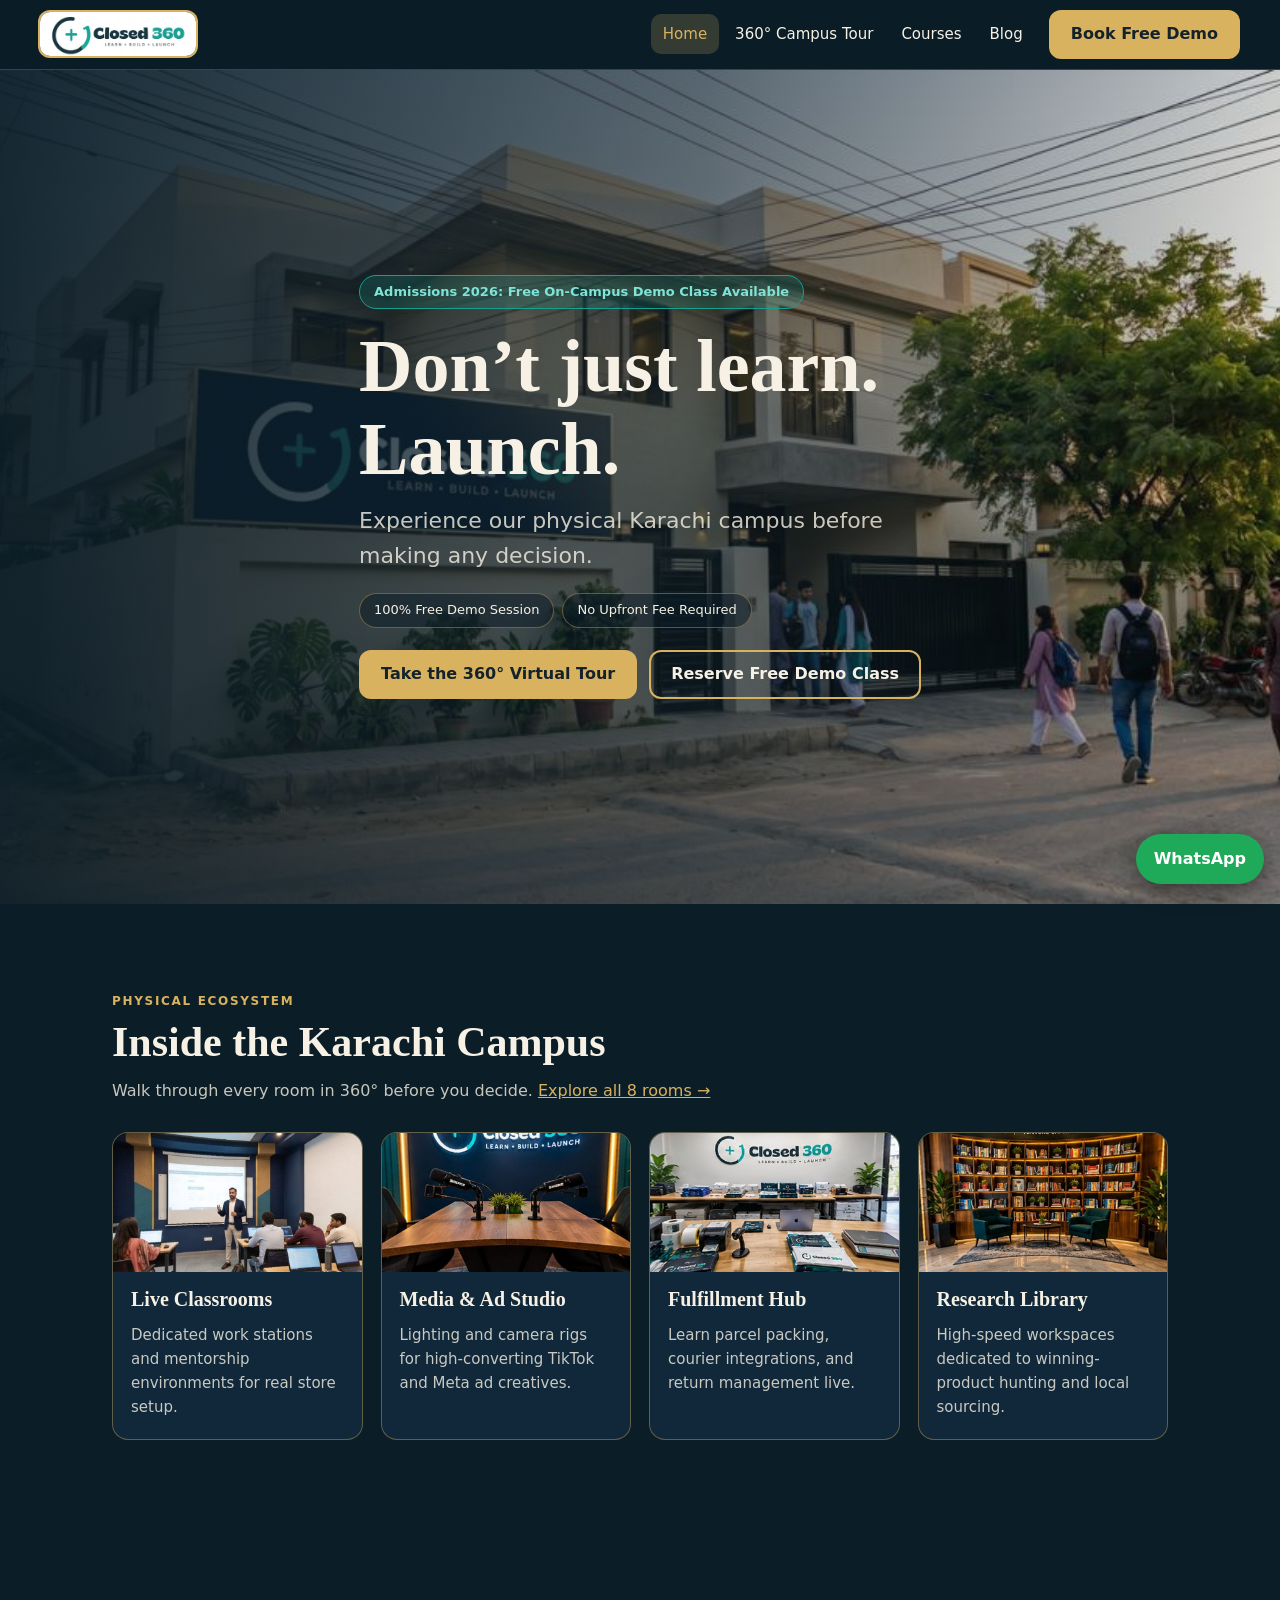
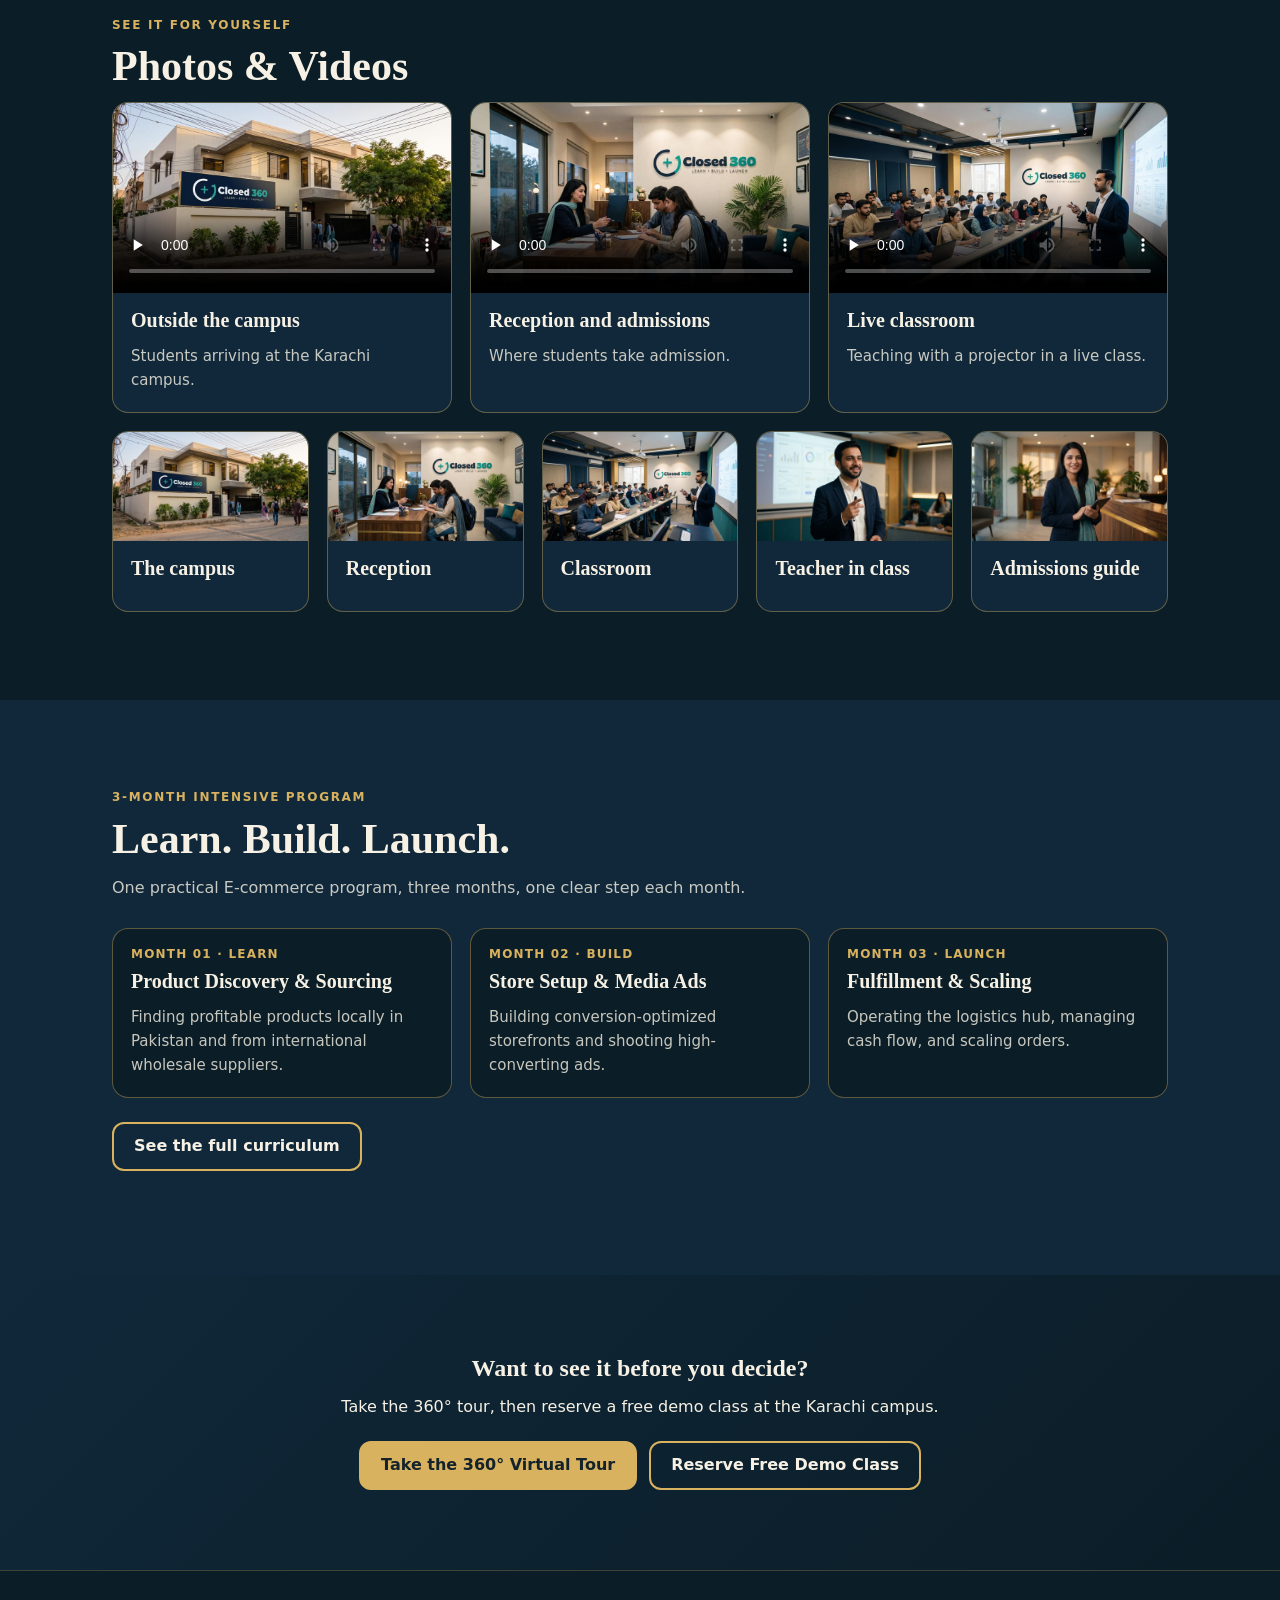
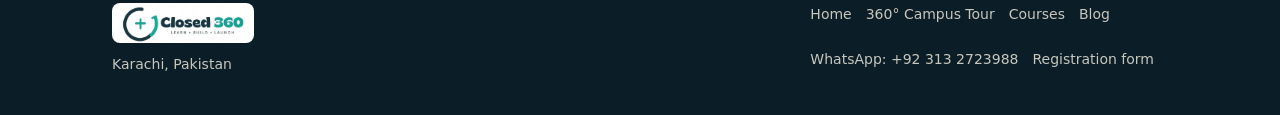
<file: index.html>
<!DOCTYPE html>
<html lang="en"><head><meta charset="utf-8">
<meta name="viewport" content="width=device-width, initial-scale=1">
<title>3-Month E-Commerce Course in Karachi | Closed 360</title>
<meta name="description" content="Closed 360 is a hands-on E-commerce institute in Karachi. Learn product sourcing, store setup, media ads and fulfillment in 3 months. Take the 360° tour.">
<link rel="canonical" href="https://masoom1409.github.io/closed360-tour/">
<meta property="og:type" content="website"><meta property="og:title" content="3-Month E-Commerce Course in Karachi | Closed 360"><meta property="og:description" content="Hands-on E-commerce program in Karachi: sourcing, store setup, media ads and fulfillment. Take the 360° campus tour."><meta property="og:url" content="https://masoom1409.github.io/closed360-tour/"><meta property="og:image" content="https://masoom1409.github.io/closed360-tour/assets/photo-campus.jpg">
<script type="application/ld+json">{"@context": "https://schema.org", "@type": "EducationalOrganization", "name": "Closed 360", "url": "https://masoom1409.github.io/closed360-tour/", "logo": "https://masoom1409.github.io/closed360-tour/assets/logo.jpg", "image": "https://masoom1409.github.io/closed360-tour/assets/photo-campus.jpg", "description": "A 3-month hands-on E-commerce program in Karachi, Pakistan.", "areaServed": "Karachi", "address": {"@type": "PostalAddress", "addressLocality": "Karachi", "addressCountry": "PK"}, "contactPoint": {"@type": "ContactPoint", "telephone": "+92-313-2723988", "contactType": "admissions", "availableLanguage": ["English", "Urdu"]}}</script>
<link rel="icon" href="assets/favicon.png">
<link rel="stylesheet" href="style.css">
</head>
<body data-page="index">
<header class="nav"><a class="brand" href="index.html"><img src="assets/logo.jpg" alt="Closed 360 – Learn, Build, Launch"></a>
<nav aria-label="Main"><a href="index.html">Home</a><a href="tour.html">360° Campus Tour</a><a href="courses.html">Courses</a><a href="blog.html">Blog</a></nav>
<button class="menu-btn" type="button" aria-label="Menu" aria-expanded="false">Menu</button>
<button class="btn gold" type="button" data-demo>Book Free Demo</button></header>
<main>
<section class="hero"><video autoplay muted loop playsinline poster="assets/home-poster.jpg"><source src="assets/home-video.mp4" type="video/mp4"></video><div class="shade"></div>
<div class="wrap"><div class="box">
<span class="badge">Admissions 2026: Free On-Campus Demo Class Available</span>
<h1>Don’t just learn.<br>Launch.</h1>
<p class="lead">Experience our physical Karachi campus before making any decision.</p>
<div class="pills"><span>100% Free Demo Session</span><span>No Upfront Fee Required</span></div>
<div class="row"><a class="btn gold" href="tour.html">Take the 360° Virtual Tour</a><button class="btn" type="button" data-demo>Reserve Free Demo Class</button></div>
</div></div></section>

<section class="sec"><div class="wrap">
<div class="kicker">Physical Ecosystem</div><h2>Inside the Karachi Campus</h2>
<p class="sub">Walk through every room in 360° before you decide. <a href="tour.html" style="color:var(--gold)">Explore all 8 rooms →</a></p>
<div class="grid">
<a class="card" href="tour.html#cls"><img src="assets/card-classroom.jpg" alt="Live classroom" loading="lazy"><div class="b"><h3>Live Classrooms</h3><p>Dedicated work stations and mentorship environments for real store setup.</p></div></a>
<a class="card" href="tour.html#studio"><img src="assets/card-studio.jpg" alt="Media and ad studio" loading="lazy"><div class="b"><h3>Media &amp; Ad Studio</h3><p>Lighting and camera rigs for high-converting TikTok and Meta ad creatives.</p></div></a>
<a class="card" href="tour.html#disp"><img src="assets/card-fulfillment.jpg" alt="Fulfillment hub" loading="lazy"><div class="b"><h3>Fulfillment Hub</h3><p>Learn parcel packing, courier integrations, and return management live.</p></div></a>
<a class="card" href="tour.html#lib"><img src="assets/card-library.jpg" alt="Research library" loading="lazy"><div class="b"><h3>Research Library</h3><p>High-speed workspaces dedicated to winning-product hunting and local sourcing.</p></div></a>
</div></div></section>

<section class="sec" id="gallery"><div class="wrap">
<div class="kicker">See it for yourself</div><h2>Photos &amp; Videos</h2>

<div class="grid">
<div class="card"><video controls preload="none" playsinline poster="assets/home-poster.jpg" src="assets/home-video.mp4"></video><div class="b"><h3>Outside the campus</h3><p>Students arriving at the Karachi campus.</p></div></div>
<div class="card"><video controls preload="none" playsinline poster="assets/photo-reception.jpg" src="assets/admit.mp4"></video><div class="b"><h3>Reception and admissions</h3><p>Where students take admission.</p></div></div>
<div class="card"><video controls preload="none" playsinline poster="assets/photo-classroom.jpg" src="assets/learn.mp4"></video><div class="b"><h3>Live classroom</h3><p>Teaching with a projector in a live class.</p></div></div>
</div>
<div class="grid" style="margin-top:18px;grid-template-columns:repeat(auto-fit,minmax(190px,1fr))">
<div class="card"><img src="assets/photo-campus.jpg" alt="The Karachi campus building with the Closed 360 sign" loading="lazy"><div class="b"><h3>The campus</h3></div></div>
<div class="card"><img src="assets/photo-reception.jpg" alt="Reception with the admissions guide helping students" loading="lazy"><div class="b"><h3>Reception</h3></div></div>
<div class="card"><img src="assets/photo-classroom.jpg" alt="Classroom full of students with the teacher" loading="lazy"><div class="b"><h3>Classroom</h3></div></div>
<div class="card"><img src="assets/photo-teacher.jpg" alt="Teacher explaining in front of the projector" loading="lazy"><div class="b"><h3>Teacher in class</h3></div></div>
<div class="card"><img src="assets/photo-guide.jpg" alt="Admissions guide at the reception" loading="lazy"><div class="b"><h3>Admissions guide</h3></div></div>
</div></div></section>

<section class="sec alt"><div class="wrap">
<div class="kicker">3-Month Intensive Program</div><h2>Learn. Build. Launch.</h2>
<p class="sub">One practical E-commerce program, three months, one clear step each month.</p>
<div class="grid">
<div class="card"><div class="b"><div class="tag">Month 01 · Learn</div><h3>Product Discovery &amp; Sourcing</h3><p>Finding profitable products locally in Pakistan and from international wholesale suppliers.</p></div></div>
<div class="card"><div class="b"><div class="tag">Month 02 · Build</div><h3>Store Setup &amp; Media Ads</h3><p>Building conversion-optimized storefronts and shooting high-converting ads.</p></div></div>
<div class="card"><div class="b"><div class="tag">Month 03 · Launch</div><h3>Fulfillment &amp; Scaling</h3><p>Operating the logistics hub, managing cash flow, and scaling orders.</p></div></div>
</div><p style="margin-top:24px"><a class="btn" href="courses.html">See the full curriculum</a></p></div></section>

<section class="cta"><div class="wrap"><h2>Want to see it before you decide?</h2><p class="sub" style="margin:0 auto 22px">Take the 360° tour, then reserve a free demo class at the Karachi campus.</p>
<div class="row"><a class="btn gold" href="tour.html">Take the 360° Virtual Tour</a><button class="btn" type="button" data-demo>Reserve Free Demo Class</button></div></div></section>
</main><footer><div class="wrap"><div class="row"><div><img src="assets/logo.jpg" alt="Closed 360"><div>Karachi, Pakistan</div></div>
<div><a href="index.html">Home</a><a href="tour.html">360° Campus Tour</a><a href="courses.html">Courses</a><a href="blog.html">Blog</a><br><br><a data-wa="Hi Closed 360, I have a question.">WhatsApp: +92 313 2723988</a><a data-form>Registration form</a></div></div>
</div></footer>
<script src="site.js"></script>
</body></html>
</file>
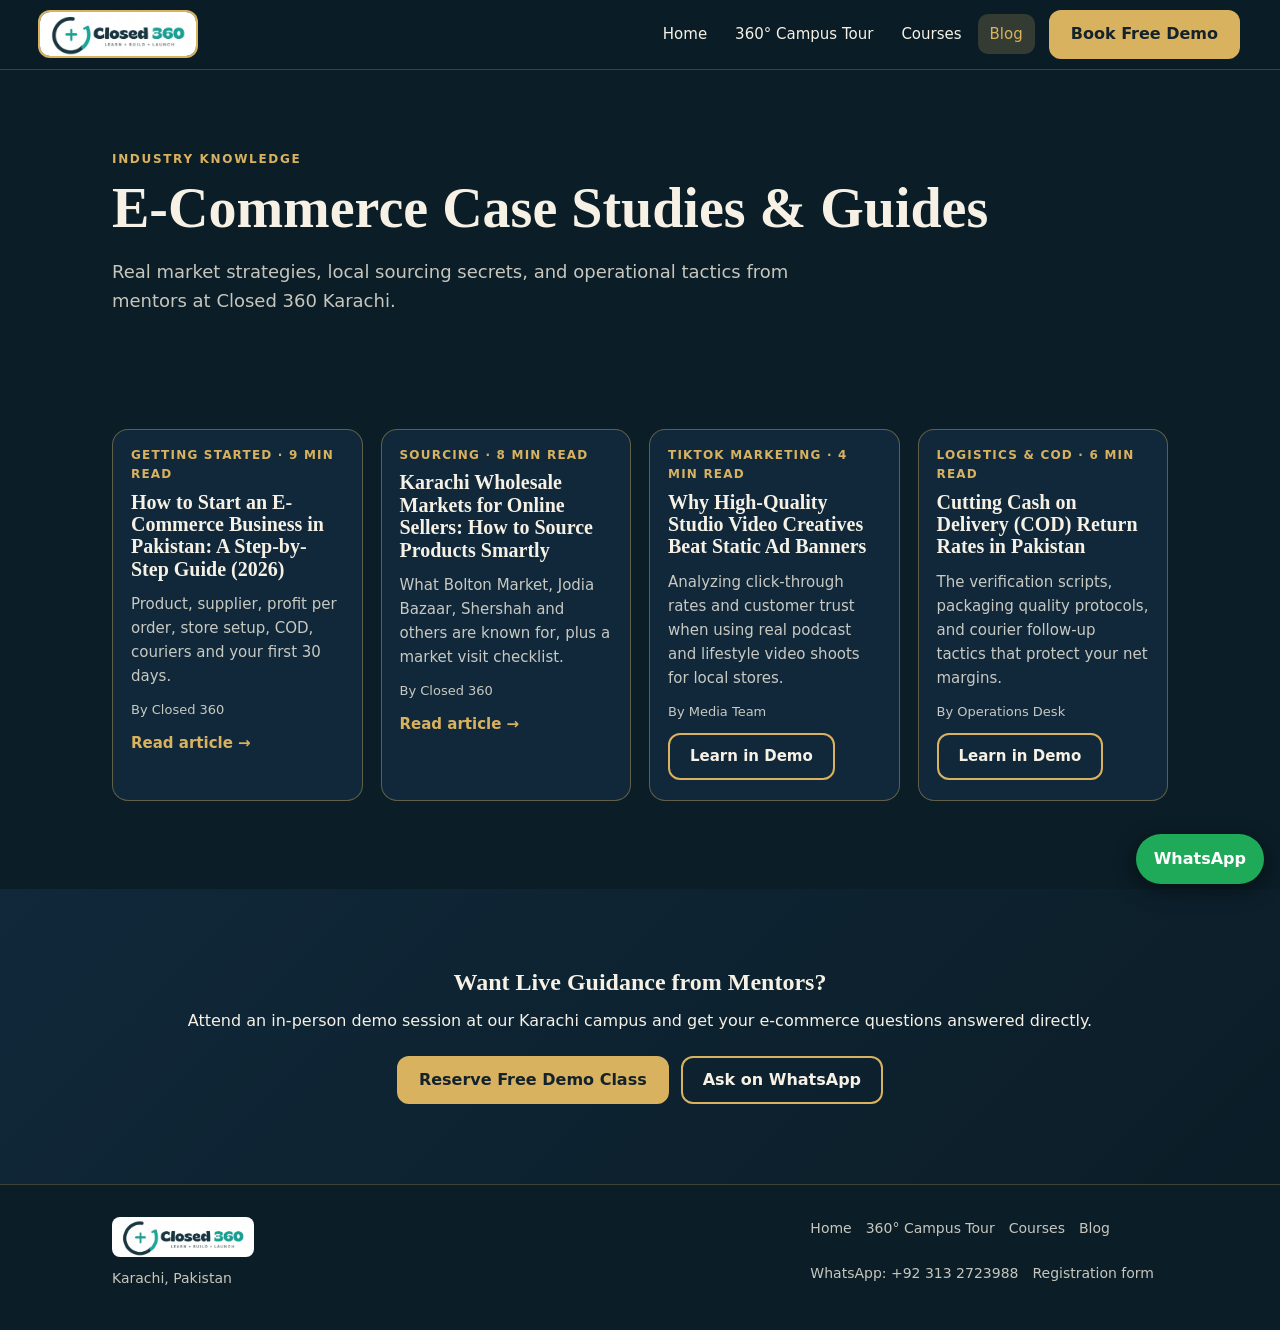
<file: blog.html>
<!DOCTYPE html>
<html lang="en"><head><meta charset="utf-8">
<meta name="viewport" content="width=device-width, initial-scale=1">
<title>E-Commerce Insights & Blog – Closed 360 Karachi</title>
<meta name="description" content="E-commerce guides for Pakistan from Closed 360 in Karachi: how to start, how to source products from Karachi wholesale markets, video ads and COD returns.">
<link rel="canonical" href="https://masoom1409.github.io/closed360-tour/blog.html">
<link rel="icon" href="assets/favicon.png">
<link rel="stylesheet" href="style.css">
</head>
<body data-page="blog">
<header class="nav"><a class="brand" href="index.html"><img src="assets/logo.jpg" alt="Closed 360 – Learn, Build, Launch"></a>
<nav aria-label="Main"><a href="index.html">Home</a><a href="tour.html">360° Campus Tour</a><a href="courses.html">Courses</a><a href="blog.html">Blog</a></nav>
<button class="menu-btn" type="button" aria-label="Menu" aria-expanded="false">Menu</button>
<button class="btn gold" type="button" data-demo>Book Free Demo</button></header>
<main>
<section class="pagehead"><div class="wrap"><div class="kicker">Industry Knowledge</div><h1>E-Commerce Case Studies &amp; Guides</h1>
<p>Real market strategies, local sourcing secrets, and operational tactics from mentors at Closed 360 Karachi.</p></div></section>
<section class="sec"><div class="wrap"><div class="grid">
<a class="card" href="start-ecommerce-business-pakistan.html"><div class="b"><div class="tag">Getting started · 9 min read</div><h3>How to Start an E-Commerce Business in Pakistan: A Step-by-Step Guide (2026)</h3><p>Product, supplier, profit per order, store setup, COD, couriers and your first 30 days.</p><p style="margin-top:12px;font-size:13px">By Closed 360</p><p style="margin-top:10px;color:var(--gold);font-weight:700">Read article →</p></div></a>
<a class="card" href="source-products-karachi-wholesale-markets.html"><div class="b"><div class="tag">Sourcing · 8 min read</div><h3>Karachi Wholesale Markets for Online Sellers: How to Source Products Smartly</h3><p>What Bolton Market, Jodia Bazaar, Shershah and others are known for, plus a market visit checklist.</p><p style="margin-top:12px;font-size:13px">By Closed 360</p><p style="margin-top:10px;color:var(--gold);font-weight:700">Read article →</p></div></a>
<div class="card"><div class="b"><div class="tag">TikTok Marketing · 4 min read</div><h3>Why High-Quality Studio Video Creatives Beat Static Ad Banners</h3><p>Analyzing click-through rates and customer trust when using real podcast and lifestyle video shoots for local stores.</p><p style="margin-top:12px;font-size:13px">By Media Team</p><p style="margin-top:10px"><button class="btn" type="button" data-demo>Learn in Demo</button></p></div></div>
<div class="card"><div class="b"><div class="tag">Logistics &amp; COD · 6 min read</div><h3>Cutting Cash on Delivery (COD) Return Rates in Pakistan</h3><p>The verification scripts, packaging quality protocols, and courier follow-up tactics that protect your net margins.</p><p style="margin-top:12px;font-size:13px">By Operations Desk</p><p style="margin-top:10px"><button class="btn" type="button" data-demo>Learn in Demo</button></p></div></div>
</div></div></section>
<section class="cta"><div class="wrap"><h2>Want Live Guidance from Mentors?</h2><p class="sub" style="margin:0 auto 22px">Attend an in-person demo session at our Karachi campus and get your e-commerce questions answered directly.</p>
<div class="row"><button class="btn gold" type="button" data-demo>Reserve Free Demo Class</button><a class="btn" data-wa="Hi Closed 360, I have a question about your articles and want to attend a free demo class.">Ask on WhatsApp</a></div></div></section>
</main><footer><div class="wrap"><div class="row"><div><img src="assets/logo.jpg" alt="Closed 360"><div>Karachi, Pakistan</div></div>
<div><a href="index.html">Home</a><a href="tour.html">360° Campus Tour</a><a href="courses.html">Courses</a><a href="blog.html">Blog</a><br><br><a data-wa="Hi Closed 360, I have a question.">WhatsApp: +92 313 2723988</a><a data-form>Registration form</a></div></div>

<script src="site.js"></script>
</body></html>
</file>
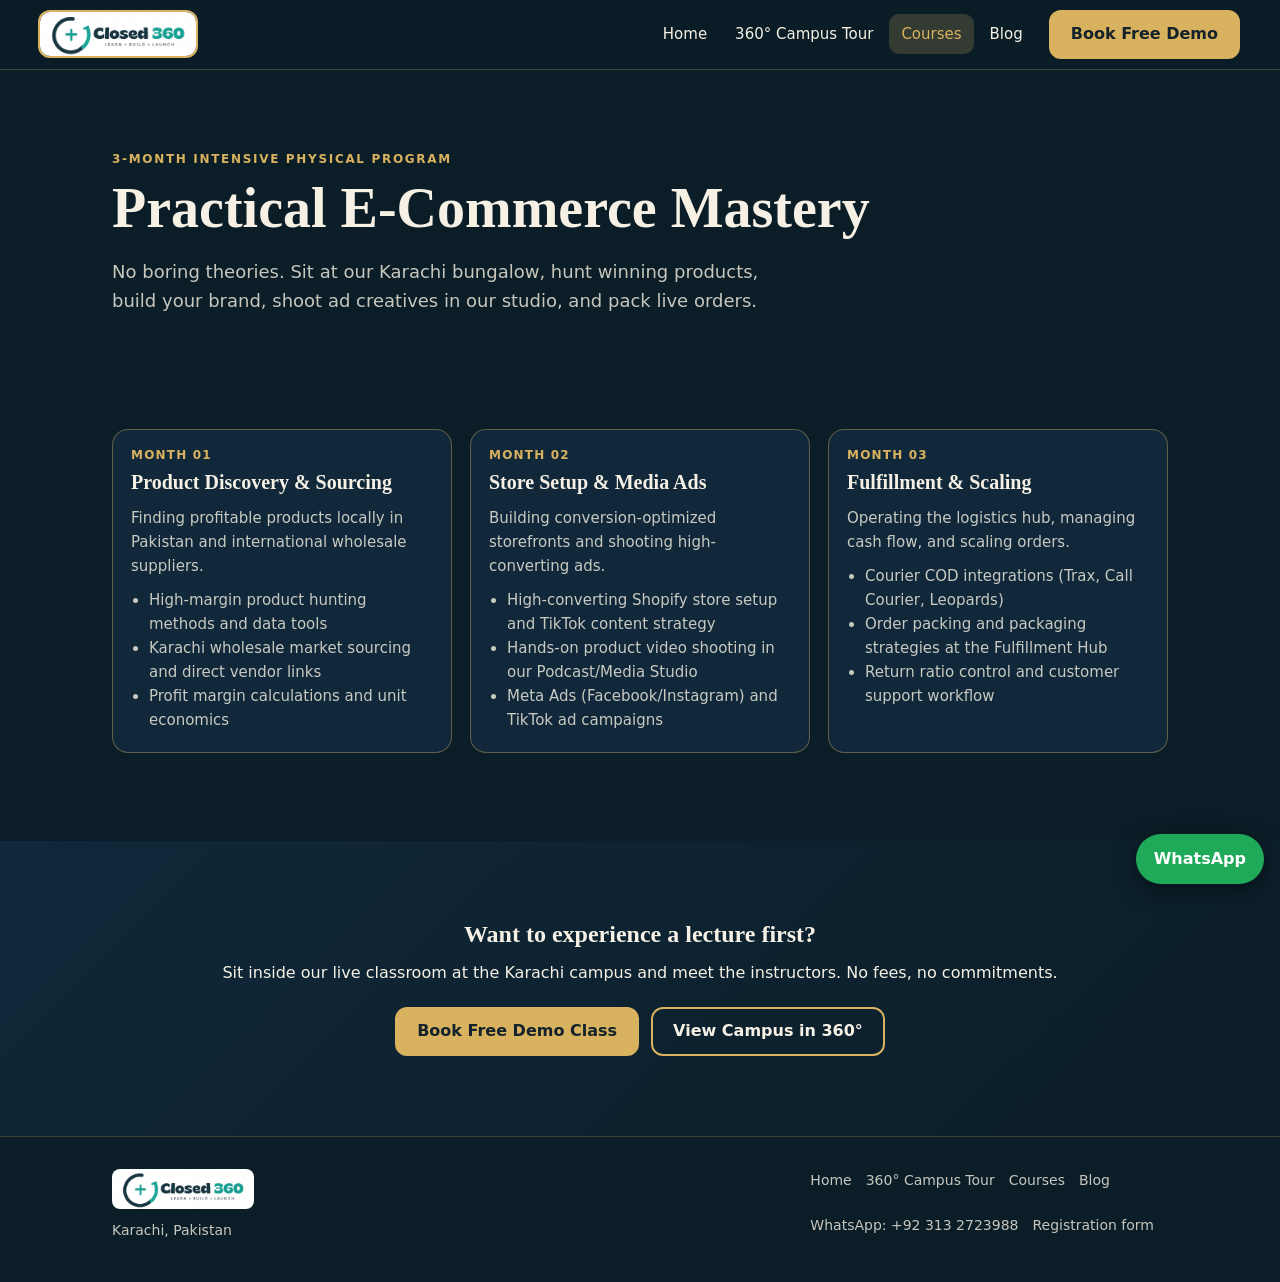
<file: courses.html>
<!DOCTYPE html>
<html lang="en"><head><meta charset="utf-8">
<meta name="viewport" content="width=device-width, initial-scale=1">
<title>3-Month E-Commerce Course Curriculum in Karachi | Closed 360</title>
<meta name="description" content="3-month practical E-commerce program in Karachi: product discovery, store setup and media ads, fulfillment and scaling.">
<link rel="canonical" href="https://masoom1409.github.io/closed360-tour/courses.html">
<link rel="icon" href="assets/favicon.png">
<link rel="stylesheet" href="style.css">
</head>
<body data-page="courses">
<header class="nav"><a class="brand" href="index.html"><img src="assets/logo.jpg" alt="Closed 360 – Learn, Build, Launch"></a>
<nav aria-label="Main"><a href="index.html">Home</a><a href="tour.html">360° Campus Tour</a><a href="courses.html">Courses</a><a href="blog.html">Blog</a></nav>
<button class="menu-btn" type="button" aria-label="Menu" aria-expanded="false">Menu</button>
<button class="btn gold" type="button" data-demo>Book Free Demo</button></header>
<main>
<section class="pagehead"><div class="wrap"><div class="kicker">3-Month Intensive Physical Program</div><h1>Practical E-Commerce Mastery</h1>
<p>No boring theories. Sit at our Karachi bungalow, hunt winning products, build your brand, shoot ad creatives in our studio, and pack live orders.</p></div></section>
<section class="sec"><div class="wrap"><div class="grid">
<div class="card"><div class="b"><div class="tag">Month 01</div><h3>Product Discovery &amp; Sourcing</h3><p>Finding profitable products locally in Pakistan and international wholesale suppliers.</p>
<ul><li>High-margin product hunting methods and data tools</li><li>Karachi wholesale market sourcing and direct vendor links</li><li>Profit margin calculations and unit economics</li></ul></div></div>
<div class="card"><div class="b"><div class="tag">Month 02</div><h3>Store Setup &amp; Media Ads</h3><p>Building conversion-optimized storefronts and shooting high-converting ads.</p>
<ul><li>High-converting Shopify store setup and TikTok content strategy</li><li>Hands-on product video shooting in our Podcast/Media Studio</li><li>Meta Ads (Facebook/Instagram) and TikTok ad campaigns</li></ul></div></div>
<div class="card"><div class="b"><div class="tag">Month 03</div><h3>Fulfillment &amp; Scaling</h3><p>Operating the logistics hub, managing cash flow, and scaling orders.</p>
<ul><li>Courier COD integrations (Trax, Call Courier, Leopards)</li><li>Order packing and packaging strategies at the Fulfillment Hub</li><li>Return ratio control and customer support workflow</li></ul></div></div>
</div></div></section>
<section class="cta"><div class="wrap"><h2>Want to experience a lecture first?</h2><p class="sub" style="margin:0 auto 22px">Sit inside our live classroom at the Karachi campus and meet the instructors. No fees, no commitments.</p>
<div class="row"><button class="btn gold" type="button" data-demo>Book Free Demo Class</button><a class="btn" href="tour.html#cls">View Campus in 360°</a></div></div></section>
</main><footer><div class="wrap"><div class="row"><div><img src="assets/logo.jpg" alt="Closed 360"><div>Karachi, Pakistan</div></div>
<div><a href="index.html">Home</a><a href="tour.html">360° Campus Tour</a><a href="courses.html">Courses</a><a href="blog.html">Blog</a><br><br><a data-wa="Hi Closed 360, I have a question.">WhatsApp: +92 313 2723988</a><a data-form>Registration form</a></div></div>

<script src="site.js"></script>
</body></html>
</file>
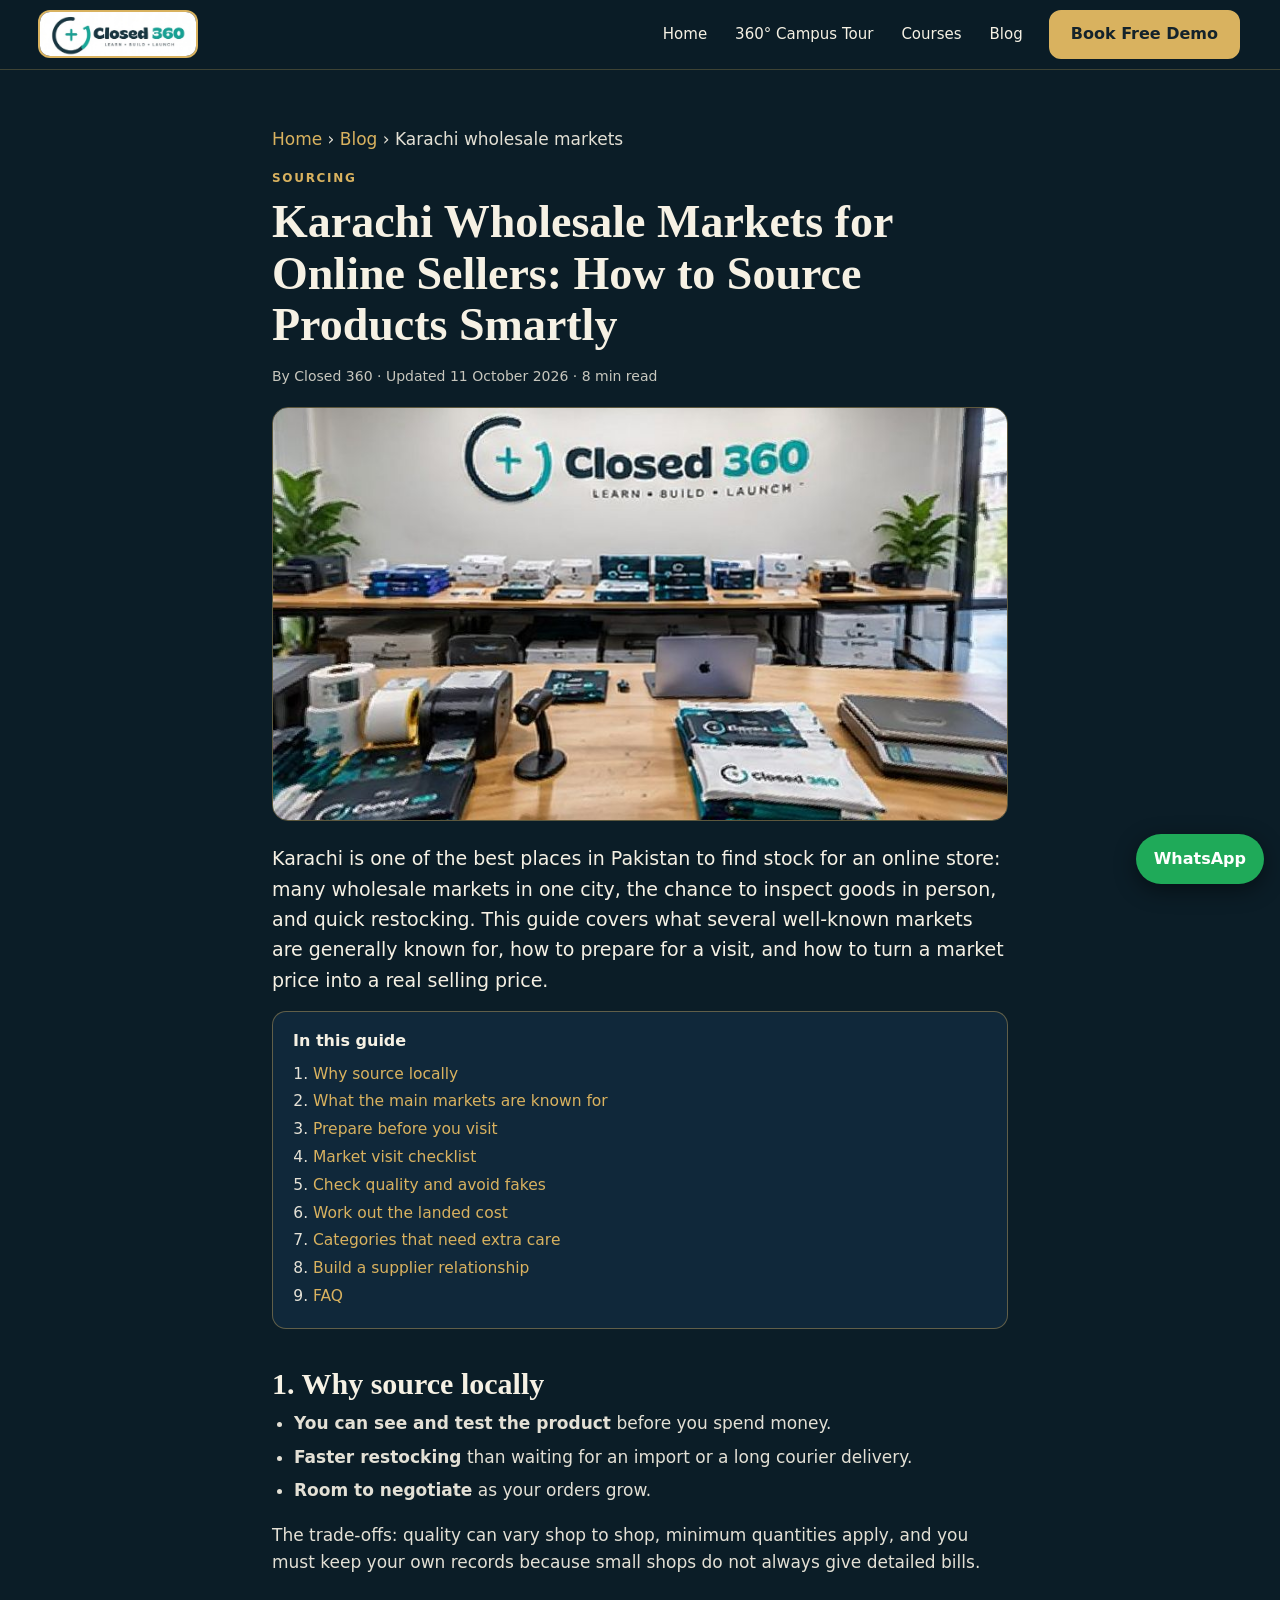
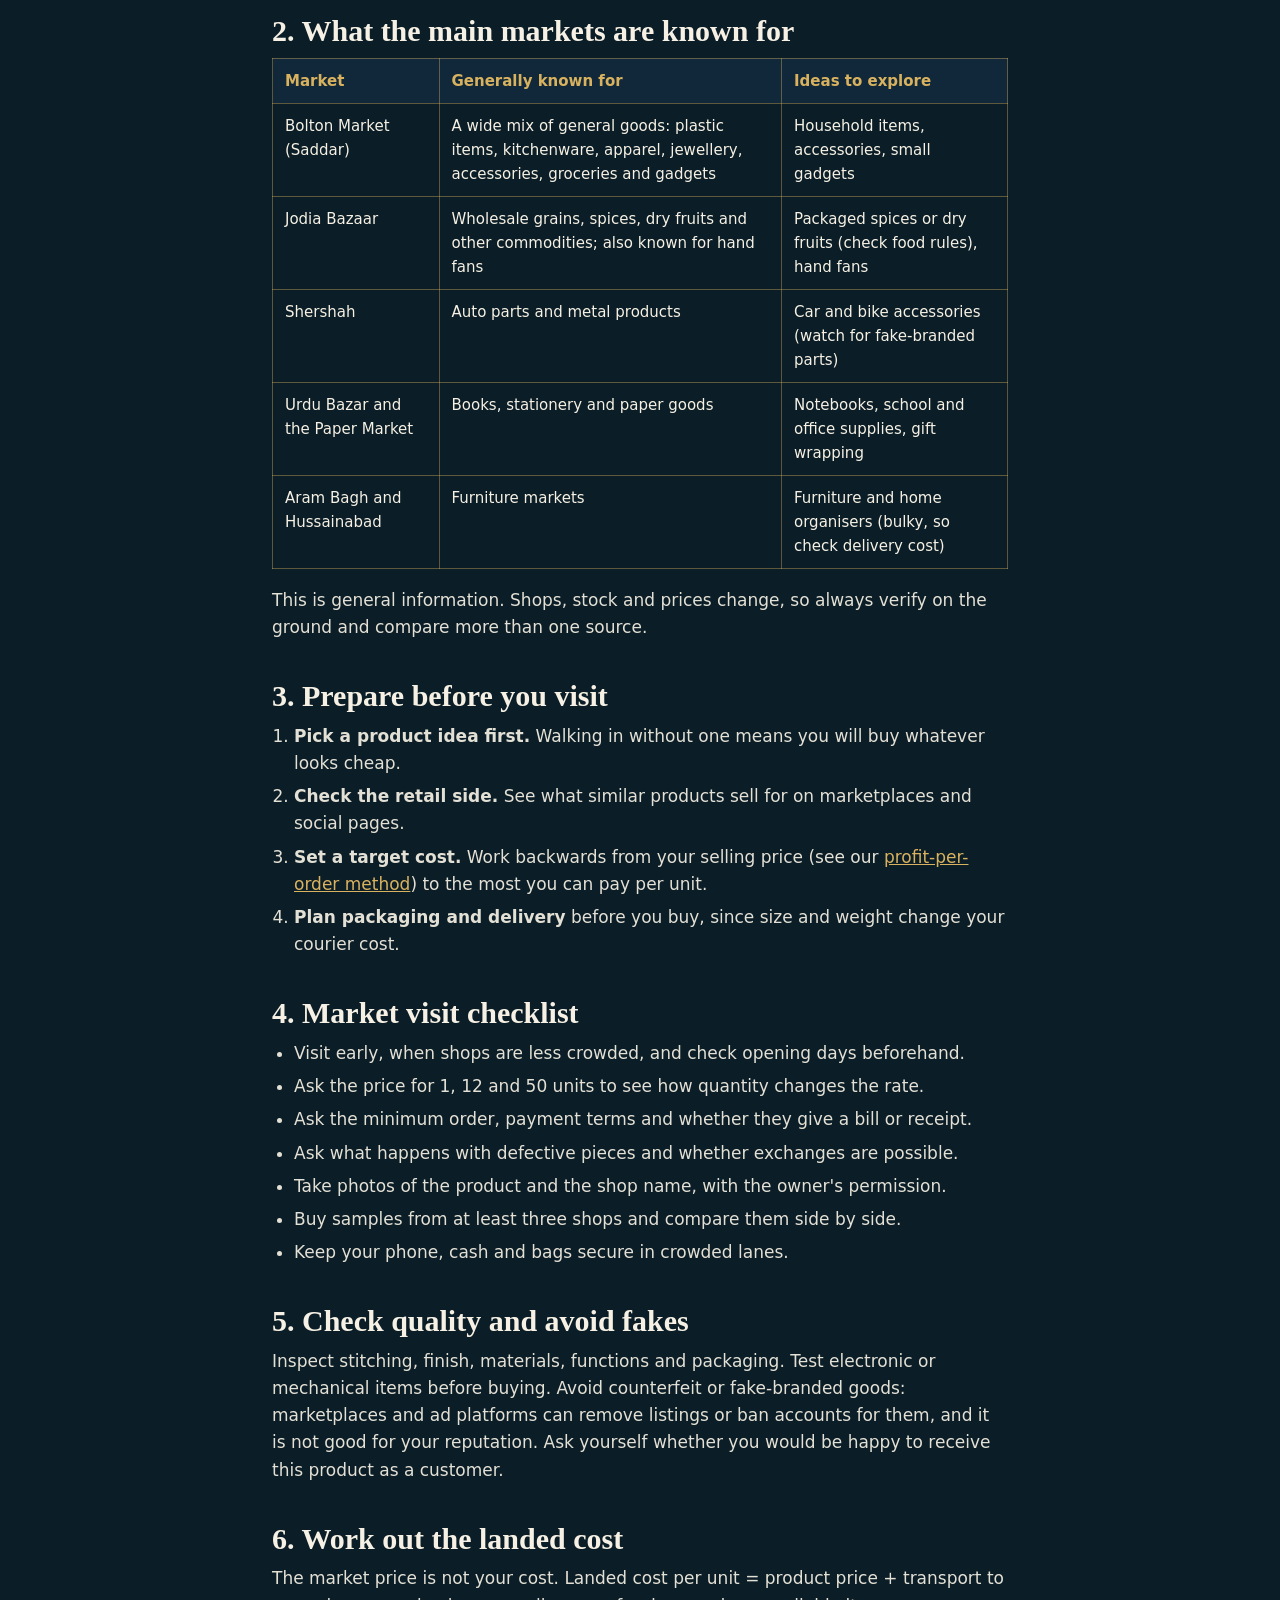
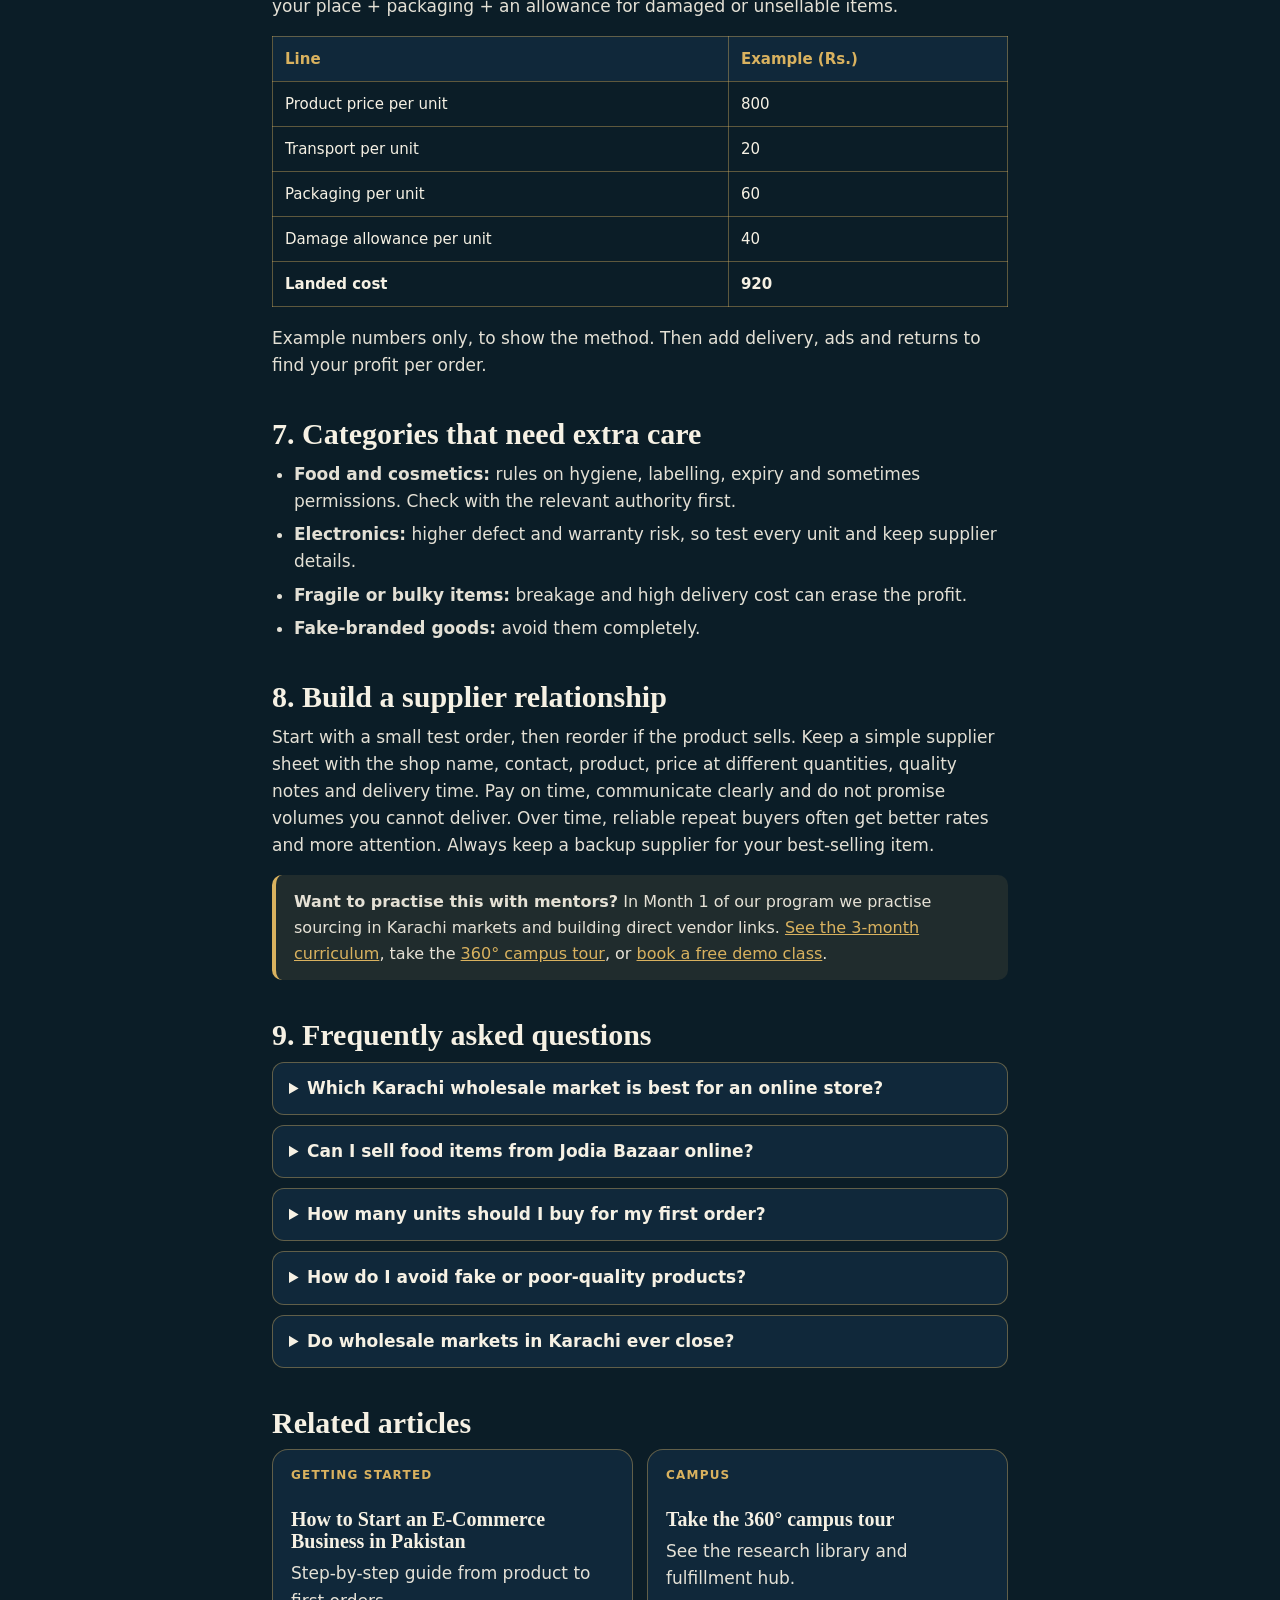
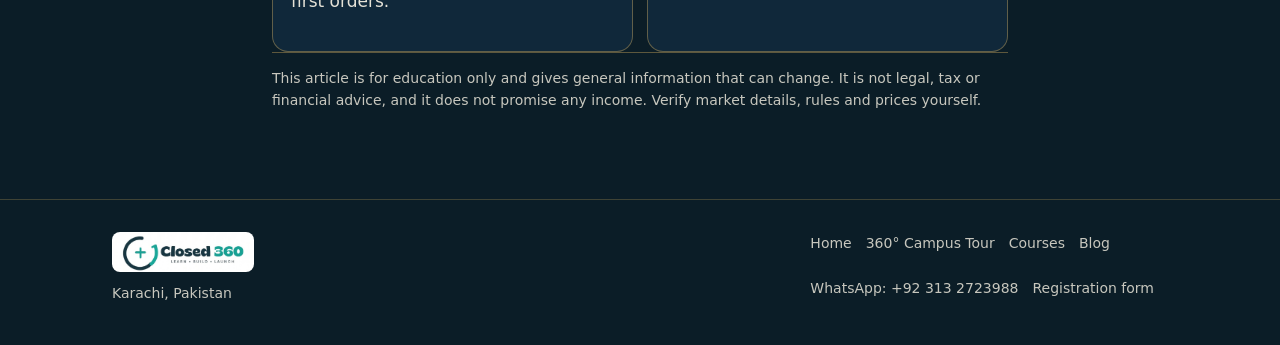
<file: source-products-karachi-wholesale-markets.html>
<!DOCTYPE html>
<html lang="en"><head><meta charset="utf-8">
<meta name="viewport" content="width=device-width, initial-scale=1">
<title>Karachi Wholesale Markets for Online Sellers: Sourcing Guide</title>
<meta name="description" content="Where to source products in Karachi for your online store: what Bolton Market, Jodia Bazaar and Shershah are known for, plus a visit checklist.">
<meta name="robots" content="index,follow,max-image-preview:large">
<link rel="canonical" href="https://masoom1409.github.io/closed360-tour/source-products-karachi-wholesale-markets.html">
<link rel="icon" href="assets/favicon.png">
<meta property="og:type" content="article"><meta property="og:site_name" content="Closed 360"><meta property="og:title" content="Karachi Wholesale Markets for Online Sellers: Sourcing Guide"><meta property="og:description" content="Where to source products in Karachi for your online store: what Bolton Market, Jodia Bazaar and Shershah are known for, plus a visit checklist."><meta property="og:url" content="https://masoom1409.github.io/closed360-tour/source-products-karachi-wholesale-markets.html"><meta property="og:image" content="https://masoom1409.github.io/closed360-tour/assets/card-fulfillment.jpg">
<meta name="twitter:card" content="summary_large_image">
<script type="application/ld+json">{"@context": "https://schema.org", "@type": "Article", "headline": "Karachi Wholesale Markets for Online Sellers: Sourcing Guide", "description": "Where to source products in Karachi for your online store: what Bolton Market, Jodia Bazaar and Shershah are known for, plus a visit checklist.", "image": "https://masoom1409.github.io/closed360-tour/assets/card-fulfillment.jpg", "datePublished": "2026-10-11", "dateModified": "2026-10-11", "author": {"@type": "Organization", "name": "Closed 360", "url": "https://masoom1409.github.io/closed360-tour/"}, "publisher": {"@type": "Organization", "name": "Closed 360", "logo": {"@type": "ImageObject", "url": "https://masoom1409.github.io/closed360-tour/assets/logo.jpg"}}, "mainEntityOfPage": {"@type": "WebPage", "@id": "https://masoom1409.github.io/closed360-tour/source-products-karachi-wholesale-markets.html"}, "inLanguage": "en-PK"}</script><script type="application/ld+json">{"@context": "https://schema.org", "@type": "FAQPage", "mainEntity": [{"@type": "Question", "name": "Which Karachi wholesale market is best for an online store?", "acceptedAnswer": {"@type": "Answer", "text": "It depends on your product. Bolton Market is known for a wide mix of general goods, Jodia Bazaar for grains, spices and dry fruits, Shershah for auto parts, and Urdu Bazar and the Paper Market for books and stationery. Decide on the product first, then visit the market that fits."}}, {"@type": "Question", "name": "Can I sell food items from Jodia Bazaar online?", "acceptedAnswer": {"@type": "Answer", "text": "Food products come with extra rules on hygiene, packaging, labelling and expiry, and some sales may need permissions. Check the requirements with the relevant local authority before you sell, and start with a product you can store and ship safely."}}, {"@type": "Question", "name": "How many units should I buy for my first order?", "acceptedAnswer": {"@type": "Answer", "text": "Buy the smallest quantity that still gives you a fair price, so you can test demand without locking up your money. Reorder once you see steady sales and know your profit per order."}}, {"@type": "Question", "name": "How do I avoid fake or poor-quality products?", "acceptedAnswer": {"@type": "Answer", "text": "Inspect every sample, test it, and compare it with similar products from two or three other suppliers. Avoid fake-branded goods, since marketplaces and ad platforms can remove listings or ban accounts for them."}}, {"@type": "Question", "name": "Do wholesale markets in Karachi ever close?", "acceptedAnswer": {"@type": "Answer", "text": "Yes, markets can close for holidays, strikes or local disruptions. Check with your supplier before travelling and keep a backup supplier for your best-selling product."}}]}</script><script type="application/ld+json">{"@context": "https://schema.org", "@type": "BreadcrumbList", "itemListElement": [{"@type": "ListItem", "position": 1, "name": "Home", "item": "https://masoom1409.github.io/closed360-tour/index.html"}, {"@type": "ListItem", "position": 2, "name": "Blog", "item": "https://masoom1409.github.io/closed360-tour/blog.html"}, {"@type": "ListItem", "position": 3, "name": "Karachi wholesale markets", "item": "https://masoom1409.github.io/closed360-tour/source-products-karachi-wholesale-markets.html"}]}</script>
<link rel="stylesheet" href="style.css">
</head>
<body data-page="blog">
<header class="nav"><a class="brand" href="index.html"><img src="assets/logo.jpg" alt="Closed 360 – Learn, Build, Launch"></a>
<nav aria-label="Main"><a href="index.html">Home</a><a href="tour.html">360° Campus Tour</a><a href="courses.html">Courses</a><a href="blog.html">Blog</a></nav>
<button class="menu-btn" type="button" aria-label="Menu" aria-expanded="false">Menu</button>
<button class="btn gold" type="button" data-demo>Book Free Demo</button></header>
<main>
<article class="article wrap">
<p class="crumbs"><a href="index.html">Home</a> › <a href="blog.html">Blog</a> › Karachi wholesale markets</p>
<div class="kicker">Sourcing</div>
<h1>Karachi Wholesale Markets for Online Sellers: How to Source Products Smartly</h1>
<p class="meta">By Closed 360 · Updated 11 October 2026 · 8 min read</p>
<img class="hero-img" src="assets/card-fulfillment.jpg" alt="Packed parcels and shelves of stock in a fulfillment space">
<p class="lead">Karachi is one of the best places in Pakistan to find stock for an online store: many wholesale markets in one city, the chance to inspect goods in person, and quick restocking. This guide covers what several well-known markets are generally known for, how to prepare for a visit, and how to turn a market price into a real selling price.</p>
<nav class="toc" aria-label="Table of contents"><strong>In this guide</strong><ol>
<li><a href="#why">Why source locally</a></li><li><a href="#markets">What the main markets are known for</a></li><li><a href="#prepare">Prepare before you visit</a></li><li><a href="#checklist">Market visit checklist</a></li><li><a href="#quality">Check quality and avoid fakes</a></li><li><a href="#cost">Work out the landed cost</a></li><li><a href="#careful">Categories that need extra care</a></li><li><a href="#relationship">Build a supplier relationship</a></li><li><a href="#faq">FAQ</a></li></ol></nav>

<h2 id="why">1. Why source locally</h2>
<ul><li><strong>You can see and test the product</strong> before you spend money.</li><li><strong>Faster restocking</strong> than waiting for an import or a long courier delivery.</li><li><strong>Room to negotiate</strong> as your orders grow.</li></ul>
<p>The trade-offs: quality can vary shop to shop, minimum quantities apply, and you must keep your own records because small shops do not always give detailed bills.</p>

<h2 id="markets">2. What the main markets are known for</h2>
<div class="tbl"><table><thead><tr><th>Market</th><th>Generally known for</th><th>Ideas to explore</th></tr></thead><tbody>
<tr><td>Bolton Market (Saddar)</td><td>A wide mix of general goods: plastic items, kitchenware, apparel, jewellery, accessories, groceries and gadgets</td><td>Household items, accessories, small gadgets</td></tr>
<tr><td>Jodia Bazaar</td><td>Wholesale grains, spices, dry fruits and other commodities; also known for hand fans</td><td>Packaged spices or dry fruits (check food rules), hand fans</td></tr>
<tr><td>Shershah</td><td>Auto parts and metal products</td><td>Car and bike accessories (watch for fake-branded parts)</td></tr>
<tr><td>Urdu Bazar and the Paper Market</td><td>Books, stationery and paper goods</td><td>Notebooks, school and office supplies, gift wrapping</td></tr>
<tr><td>Aram Bagh and Hussainabad</td><td>Furniture markets</td><td>Furniture and home organisers (bulky, so check delivery cost)</td></tr></tbody></table></div>
<p>This is general information. Shops, stock and prices change, so always verify on the ground and compare more than one source.</p>

<h2 id="prepare">3. Prepare before you visit</h2>
<ol><li><strong>Pick a product idea first.</strong> Walking in without one means you will buy whatever looks cheap.</li><li><strong>Check the retail side.</strong> See what similar products sell for on marketplaces and social pages.</li><li><strong>Set a target cost.</strong> Work backwards from your selling price (see our <a href="start-ecommerce-business-pakistan.html#profit" style="color:var(--gold)">profit-per-order method</a>) to the most you can pay per unit.</li><li><strong>Plan packaging and delivery</strong> before you buy, since size and weight change your courier cost.</li></ol>

<h2 id="checklist">4. Market visit checklist</h2>
<ul><li>Visit early, when shops are less crowded, and check opening days beforehand.</li><li>Ask the price for 1, 12 and 50 units to see how quantity changes the rate.</li><li>Ask the minimum order, payment terms and whether they give a bill or receipt.</li><li>Ask what happens with defective pieces and whether exchanges are possible.</li><li>Take photos of the product and the shop name, with the owner's permission.</li><li>Buy samples from at least three shops and compare them side by side.</li><li>Keep your phone, cash and bags secure in crowded lanes.</li></ul>

<h2 id="quality">5. Check quality and avoid fakes</h2>
<p>Inspect stitching, finish, materials, functions and packaging. Test electronic or mechanical items before buying. Avoid counterfeit or fake-branded goods: marketplaces and ad platforms can remove listings or ban accounts for them, and it is not good for your reputation. Ask yourself whether you would be happy to receive this product as a customer.</p>

<h2 id="cost">6. Work out the landed cost</h2>
<p>The market price is not your cost. Landed cost per unit = product price + transport to your place + packaging + an allowance for damaged or unsellable items.</p>
<div class="tbl"><table><thead><tr><th>Line</th><th>Example (Rs.)</th></tr></thead><tbody>
<tr><td>Product price per unit</td><td>800</td></tr><tr><td>Transport per unit</td><td>20</td></tr><tr><td>Packaging per unit</td><td>60</td></tr><tr><td>Damage allowance per unit</td><td>40</td></tr><tr><td><strong>Landed cost</strong></td><td><strong>920</strong></td></tr></tbody></table></div>
<p>Example numbers only, to show the method. Then add delivery, ads and returns to find your profit per order.</p>

<h2 id="careful">7. Categories that need extra care</h2>
<ul><li><strong>Food and cosmetics:</strong> rules on hygiene, labelling, expiry and sometimes permissions. Check with the relevant authority first.</li><li><strong>Electronics:</strong> higher defect and warranty risk, so test every unit and keep supplier details.</li><li><strong>Fragile or bulky items:</strong> breakage and high delivery cost can erase the profit.</li><li><strong>Fake-branded goods:</strong> avoid them completely.</li></ul>

<h2 id="relationship">8. Build a supplier relationship</h2>
<p>Start with a small test order, then reorder if the product sells. Keep a simple supplier sheet with the shop name, contact, product, price at different quantities, quality notes and delivery time. Pay on time, communicate clearly and do not promise volumes you cannot deliver. Over time, reliable repeat buyers often get better rates and more attention. Always keep a backup supplier for your best-selling item.</p>
<div class="callout"><p><strong>Want to practise this with mentors?</strong> In Month 1 of our program we practise sourcing in Karachi markets and building direct vendor links. <a href="courses.html" style="color:var(--gold)">See the 3-month curriculum</a>, take the <a href="tour.html" style="color:var(--gold)">360° campus tour</a>, or <a href="#" data-demo style="color:var(--gold)">book a free demo class</a>.</p></div>
<h2 id="faq">9. Frequently asked questions</h2>
<div class="faq"><details><summary>Which Karachi wholesale market is best for an online store?</summary><p>It depends on your product. Bolton Market is known for a wide mix of general goods, Jodia Bazaar for grains, spices and dry fruits, Shershah for auto parts, and Urdu Bazar and the Paper Market for books and stationery. Decide on the product first, then visit the market that fits.</p></details><details><summary>Can I sell food items from Jodia Bazaar online?</summary><p>Food products come with extra rules on hygiene, packaging, labelling and expiry, and some sales may need permissions. Check the requirements with the relevant local authority before you sell, and start with a product you can store and ship safely.</p></details><details><summary>How many units should I buy for my first order?</summary><p>Buy the smallest quantity that still gives you a fair price, so you can test demand without locking up your money. Reorder once you see steady sales and know your profit per order.</p></details><details><summary>How do I avoid fake or poor-quality products?</summary><p>Inspect every sample, test it, and compare it with similar products from two or three other suppliers. Avoid fake-branded goods, since marketplaces and ad platforms can remove listings or ban accounts for them.</p></details><details><summary>Do wholesale markets in Karachi ever close?</summary><p>Yes, markets can close for holidays, strikes or local disruptions. Check with your supplier before travelling and keep a backup supplier for your best-selling product.</p></details></div>
<h2>Related articles</h2>
<div class="related"><a class="card" href="start-ecommerce-business-pakistan.html"><div class="b"><div class="tag">Getting started</div><h3>How to Start an E-Commerce Business in Pakistan</h3><p>Step-by-step guide from product to first orders.</p></div></a>
<a class="card" href="tour.html"><div class="b"><div class="tag">Campus</div><h3>Take the 360° campus tour</h3><p>See the research library and fulfillment hub.</p></div></a></div>
<p class="disc">This article is for education only and gives general information that can change. It is not legal, tax or financial advice, and it does not promise any income. Verify market details, rules and prices yourself.</p>
</article>
</main>
<footer><div class="wrap"><div class="row"><div><img src="assets/logo.jpg" alt="Closed 360"><div>Karachi, Pakistan</div></div>
<div><a href="index.html">Home</a><a href="tour.html">360° Campus Tour</a><a href="courses.html">Courses</a><a href="blog.html">Blog</a><br><br><a data-wa="Hi Closed 360, I have a question.">WhatsApp: +92 313 2723988</a><a data-form>Registration form</a></div></div>

<script src="site.js"></script>
</body></html>
</file>
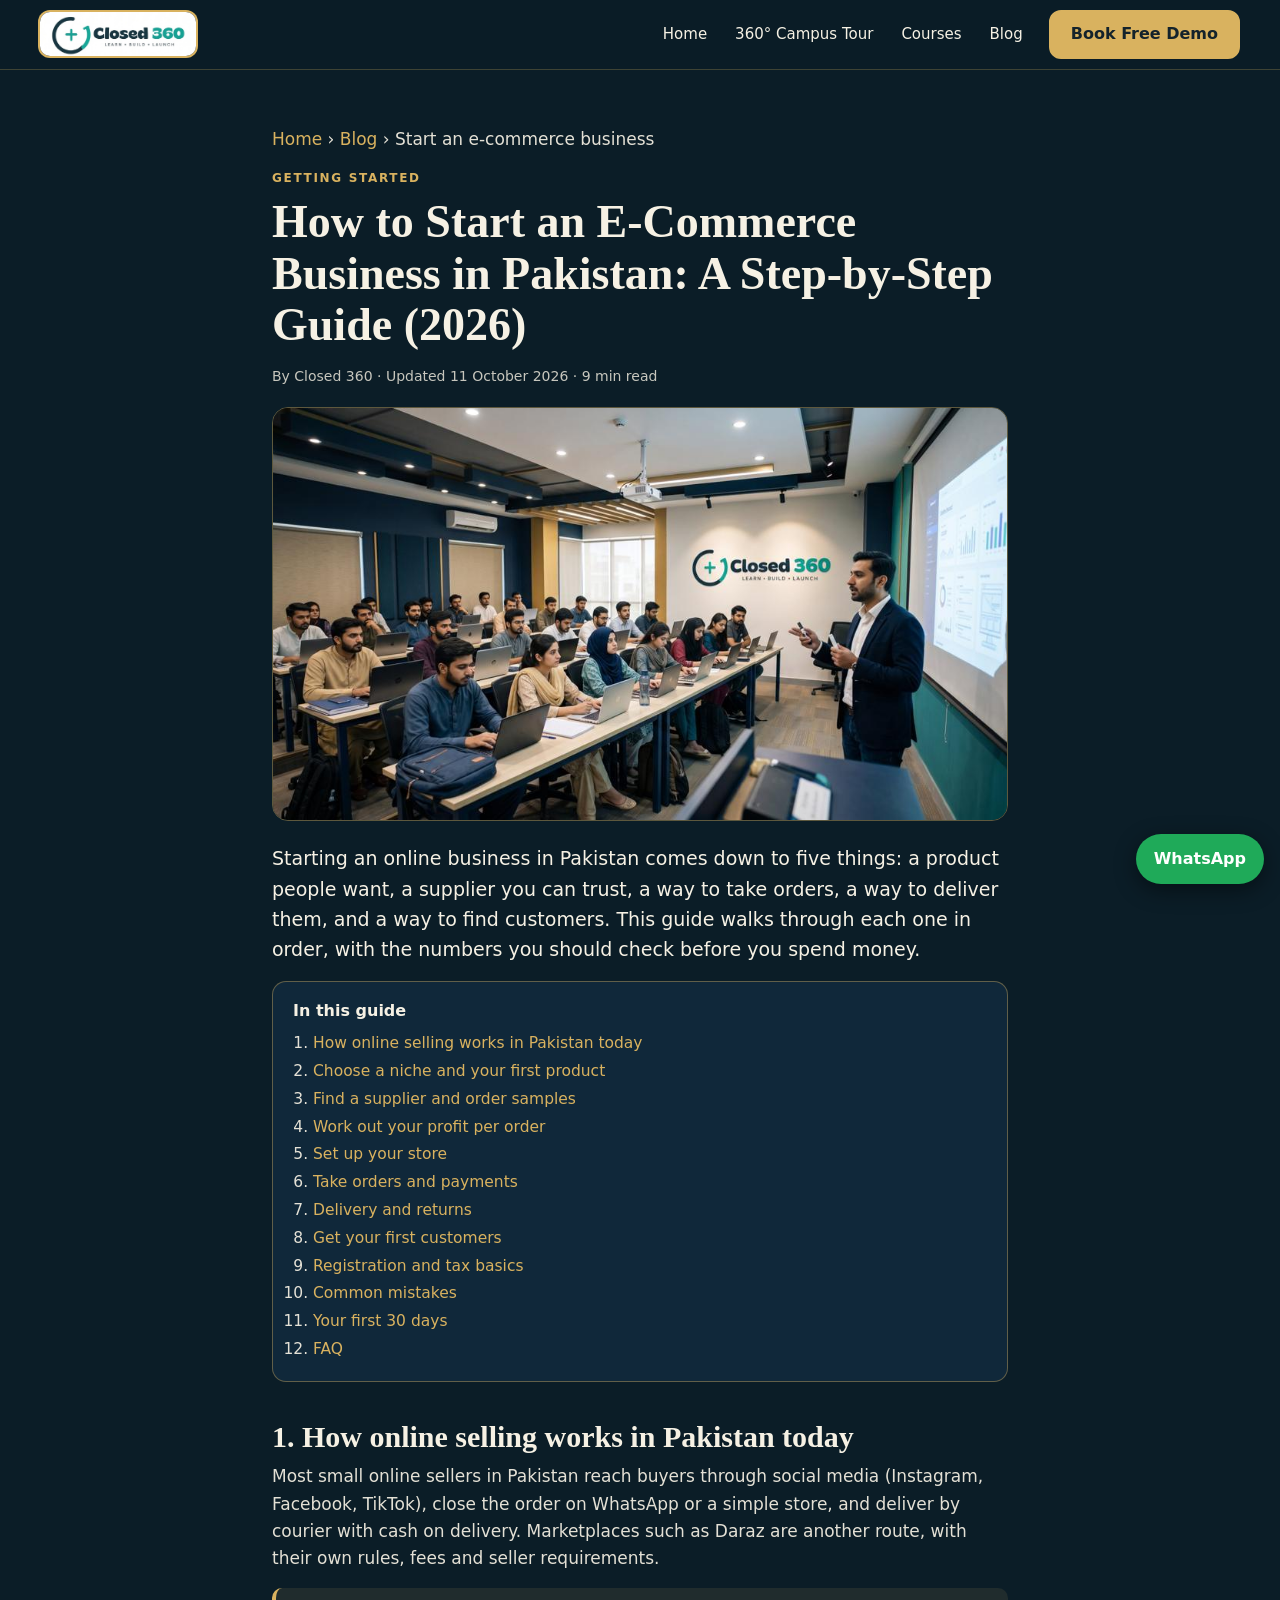
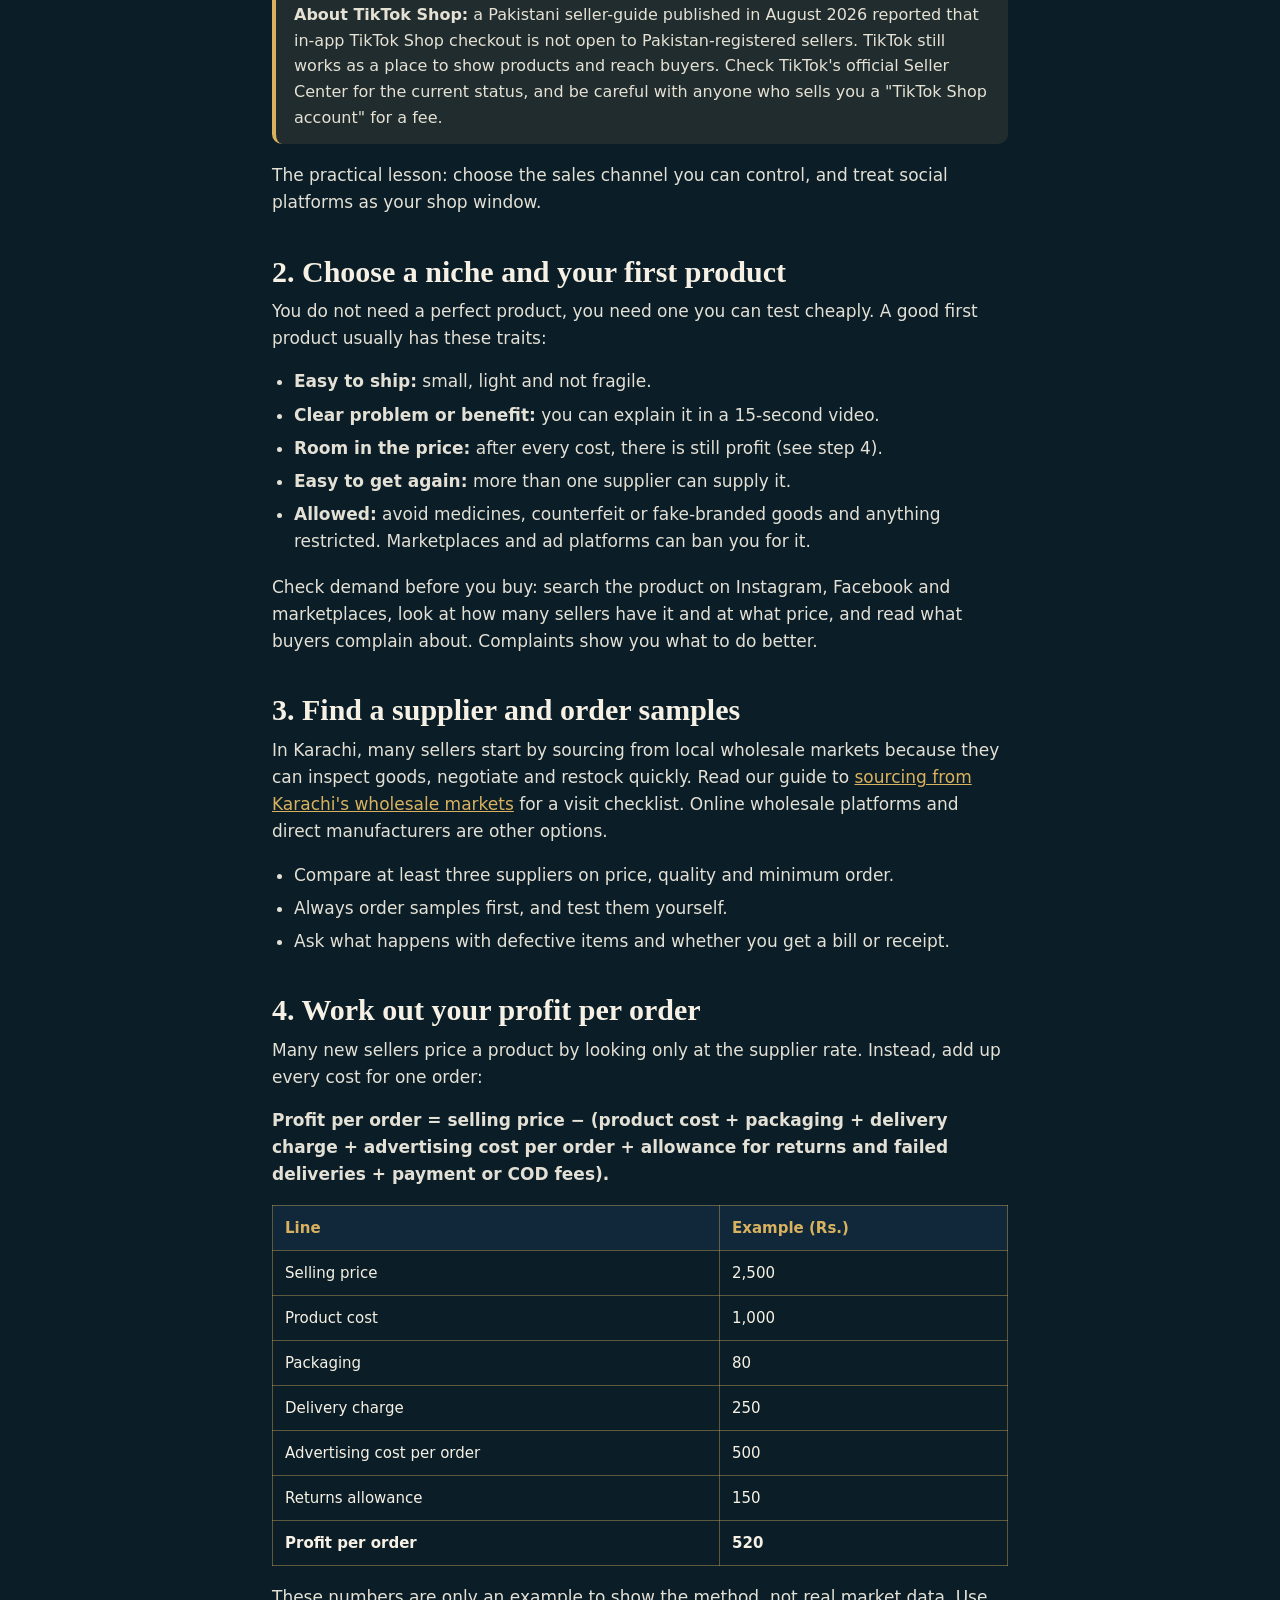
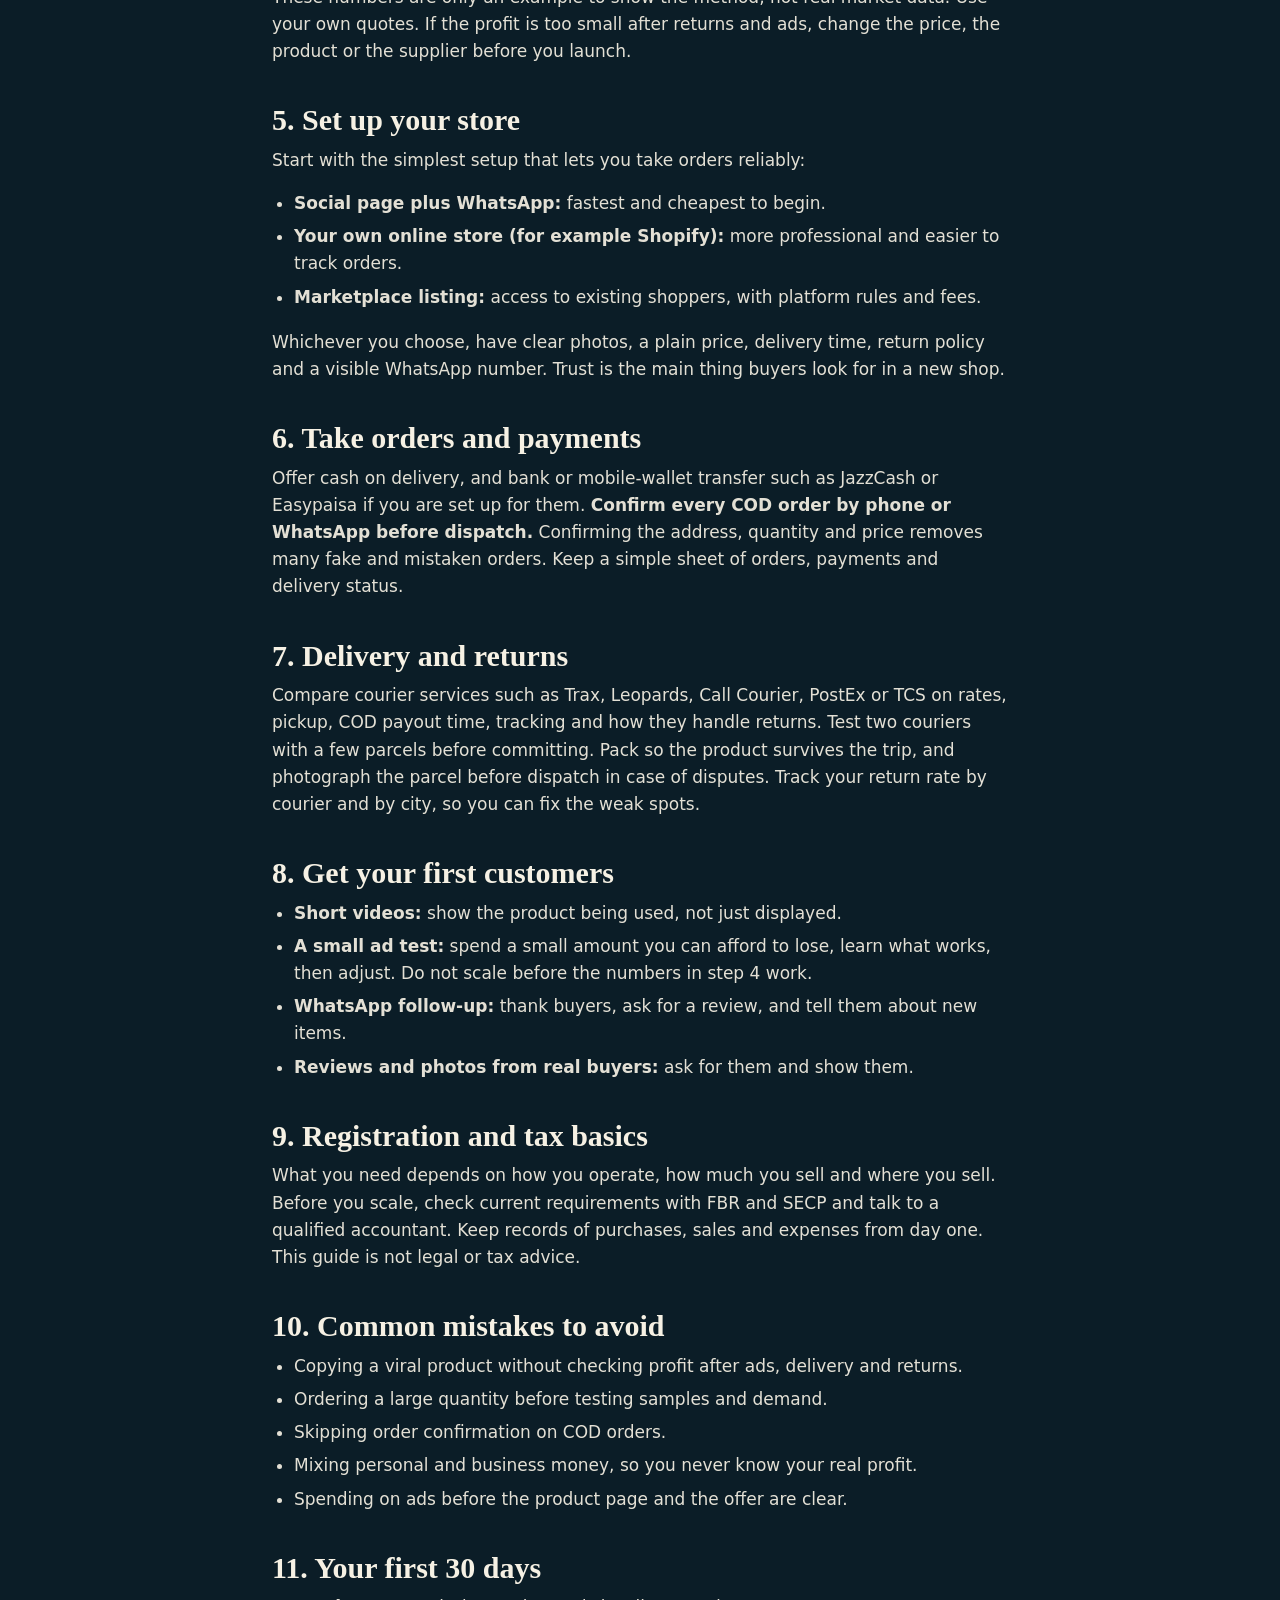
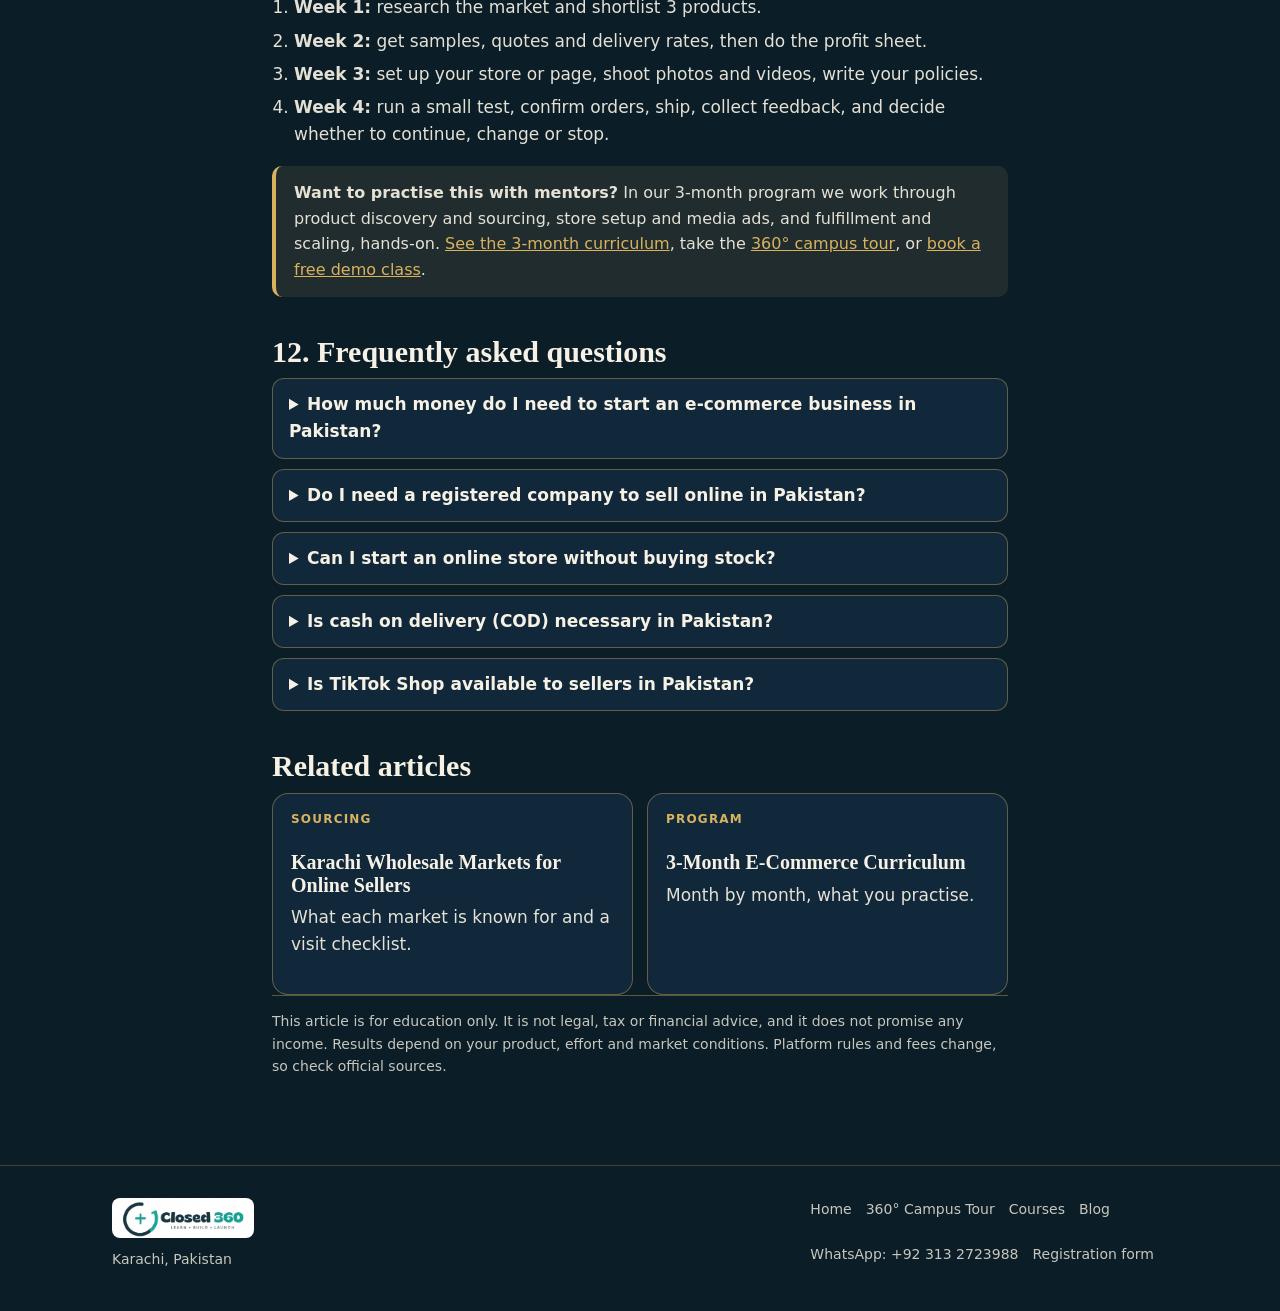
<file: start-ecommerce-business-pakistan.html>
<!DOCTYPE html>
<html lang="en"><head><meta charset="utf-8">
<meta name="viewport" content="width=device-width, initial-scale=1">
<title>How to Start an E-Commerce Business in Pakistan (2026 Guide)</title>
<meta name="description" content="Step-by-step guide to start an e-commerce business in Pakistan: product, supplier, profit math, store setup, COD, couriers and your first 30 days.">
<meta name="robots" content="index,follow,max-image-preview:large">
<link rel="canonical" href="https://masoom1409.github.io/closed360-tour/start-ecommerce-business-pakistan.html">
<link rel="icon" href="assets/favicon.png">
<meta property="og:type" content="article"><meta property="og:site_name" content="Closed 360"><meta property="og:title" content="How to Start an E-Commerce Business in Pakistan (2026 Guide)"><meta property="og:description" content="Step-by-step guide to start an e-commerce business in Pakistan: product, supplier, profit math, store setup, COD, couriers and your first 30 days."><meta property="og:url" content="https://masoom1409.github.io/closed360-tour/start-ecommerce-business-pakistan.html"><meta property="og:image" content="https://masoom1409.github.io/closed360-tour/assets/photo-classroom.jpg">
<meta name="twitter:card" content="summary_large_image">
<script type="application/ld+json">{"@context": "https://schema.org", "@type": "Article", "headline": "How to Start an E-Commerce Business in Pakistan (2026 Guide)", "description": "Step-by-step guide to start an e-commerce business in Pakistan: product, supplier, profit math, store setup, COD, couriers and your first 30 days.", "image": "https://masoom1409.github.io/closed360-tour/assets/photo-classroom.jpg", "datePublished": "2026-10-11", "dateModified": "2026-10-11", "author": {"@type": "Organization", "name": "Closed 360", "url": "https://masoom1409.github.io/closed360-tour/"}, "publisher": {"@type": "Organization", "name": "Closed 360", "logo": {"@type": "ImageObject", "url": "https://masoom1409.github.io/closed360-tour/assets/logo.jpg"}}, "mainEntityOfPage": {"@type": "WebPage", "@id": "https://masoom1409.github.io/closed360-tour/start-ecommerce-business-pakistan.html"}, "inLanguage": "en-PK"}</script><script type="application/ld+json">{"@context": "https://schema.org", "@type": "FAQPage", "mainEntity": [{"@type": "Question", "name": "How much money do I need to start an e-commerce business in Pakistan?", "acceptedAnswer": {"@type": "Answer", "text": "There is no fixed amount. Start by testing one product with a budget you can afford to lose: a few sample units, packaging, and a small test of content or ads. Work out your cost per order first so you know how many orders you need before you break even."}}, {"@type": "Question", "name": "Do I need a registered company to sell online in Pakistan?", "acceptedAnswer": {"@type": "Answer", "text": "Requirements depend on your business structure, your sales volume and the platform you use. Check current rules with FBR, SECP and a qualified accountant before you scale. This guide is not legal or tax advice."}}, {"@type": "Question", "name": "Can I start an online store without buying stock?", "acceptedAnswer": {"@type": "Answer", "text": "Yes. Some sellers list a supplier's products and order only after a customer confirms, often called dropshipping. Margins can be thinner, delivery slower and quality harder to control, so test with your own samples first."}}, {"@type": "Question", "name": "Is cash on delivery (COD) necessary in Pakistan?", "acceptedAnswer": {"@type": "Answer", "text": "COD is still the most common payment choice for many buyers, so most new stores offer it. Confirm every order by phone or WhatsApp before dispatch to reduce fake and impulse orders."}}, {"@type": "Question", "name": "Is TikTok Shop available to sellers in Pakistan?", "acceptedAnswer": {"@type": "Answer", "text": "In August 2026, a Pakistani seller-guide reported that in-app TikTok Shop checkout was not open to Pakistan-registered sellers. TikTok can still be used to show products and reach buyers, with orders taken on WhatsApp or your own store. Check TikTok's official Seller Center for the current status before paying anyone for a 'TikTok Shop account'."}}]}</script><script type="application/ld+json">{"@context": "https://schema.org", "@type": "BreadcrumbList", "itemListElement": [{"@type": "ListItem", "position": 1, "name": "Home", "item": "https://masoom1409.github.io/closed360-tour/index.html"}, {"@type": "ListItem", "position": 2, "name": "Blog", "item": "https://masoom1409.github.io/closed360-tour/blog.html"}, {"@type": "ListItem", "position": 3, "name": "Start an e-commerce business", "item": "https://masoom1409.github.io/closed360-tour/start-ecommerce-business-pakistan.html"}]}</script>
<link rel="stylesheet" href="style.css">
</head>
<body data-page="blog">
<header class="nav"><a class="brand" href="index.html"><img src="assets/logo.jpg" alt="Closed 360 – Learn, Build, Launch"></a>
<nav aria-label="Main"><a href="index.html">Home</a><a href="tour.html">360° Campus Tour</a><a href="courses.html">Courses</a><a href="blog.html">Blog</a></nav>
<button class="menu-btn" type="button" aria-label="Menu" aria-expanded="false">Menu</button>
<button class="btn gold" type="button" data-demo>Book Free Demo</button></header>
<main>
<article class="article wrap">
<p class="crumbs"><a href="index.html">Home</a> › <a href="blog.html">Blog</a> › Start an e-commerce business</p>
<div class="kicker">Getting started</div>
<h1>How to Start an E-Commerce Business in Pakistan: A Step-by-Step Guide (2026)</h1>
<p class="meta">By Closed 360 · Updated 11 October 2026 · 9 min read</p>
<img class="hero-img" src="assets/photo-classroom.jpg" alt="Students learning e-commerce in a classroom at the Closed 360 Karachi campus">
<p class="lead">Starting an online business in Pakistan comes down to five things: a product people want, a supplier you can trust, a way to take orders, a way to deliver them, and a way to find customers. This guide walks through each one in order, with the numbers you should check before you spend money.</p>
<nav class="toc" aria-label="Table of contents"><strong>In this guide</strong><ol>
<li><a href="#how-it-works">How online selling works in Pakistan today</a></li><li><a href="#product">Choose a niche and your first product</a></li><li><a href="#supplier">Find a supplier and order samples</a></li><li><a href="#profit">Work out your profit per order</a></li><li><a href="#store">Set up your store</a></li><li><a href="#orders">Take orders and payments</a></li><li><a href="#delivery">Delivery and returns</a></li><li><a href="#customers">Get your first customers</a></li><li><a href="#legal">Registration and tax basics</a></li><li><a href="#mistakes">Common mistakes</a></li><li><a href="#plan">Your first 30 days</a></li><li><a href="#faq">FAQ</a></li></ol></nav>

<h2 id="how-it-works">1. How online selling works in Pakistan today</h2>
<p>Most small online sellers in Pakistan reach buyers through social media (Instagram, Facebook, TikTok), close the order on WhatsApp or a simple store, and deliver by courier with cash on delivery. Marketplaces such as Daraz are another route, with their own rules, fees and seller requirements.</p>
<div class="callout"><p><strong>About TikTok Shop:</strong> a Pakistani seller-guide published in August 2026 reported that in-app TikTok Shop checkout is not open to Pakistan-registered sellers. TikTok still works as a place to show products and reach buyers. Check TikTok's official Seller Center for the current status, and be careful with anyone who sells you a "TikTok Shop account" for a fee.</p></div>
<p>The practical lesson: choose the sales channel you can control, and treat social platforms as your shop window.</p>

<h2 id="product">2. Choose a niche and your first product</h2>
<p>You do not need a perfect product, you need one you can test cheaply. A good first product usually has these traits:</p>
<ul><li><strong>Easy to ship:</strong> small, light and not fragile.</li><li><strong>Clear problem or benefit:</strong> you can explain it in a 15-second video.</li><li><strong>Room in the price:</strong> after every cost, there is still profit (see step 4).</li><li><strong>Easy to get again:</strong> more than one supplier can supply it.</li><li><strong>Allowed:</strong> avoid medicines, counterfeit or fake-branded goods and anything restricted. Marketplaces and ad platforms can ban you for it.</li></ul>
<p>Check demand before you buy: search the product on Instagram, Facebook and marketplaces, look at how many sellers have it and at what price, and read what buyers complain about. Complaints show you what to do better.</p>

<h2 id="supplier">3. Find a supplier and order samples</h2>
<p>In Karachi, many sellers start by sourcing from local wholesale markets because they can inspect goods, negotiate and restock quickly. Read our guide to <a href="source-products-karachi-wholesale-markets.html" style="color:var(--gold)">sourcing from Karachi's wholesale markets</a> for a visit checklist. Online wholesale platforms and direct manufacturers are other options.</p>
<ul><li>Compare at least three suppliers on price, quality and minimum order.</li><li>Always order samples first, and test them yourself.</li><li>Ask what happens with defective items and whether you get a bill or receipt.</li></ul>

<h2 id="profit">4. Work out your profit per order</h2>
<p>Many new sellers price a product by looking only at the supplier rate. Instead, add up every cost for one order:</p>
<p><strong>Profit per order = selling price − (product cost + packaging + delivery charge + advertising cost per order + allowance for returns and failed deliveries + payment or COD fees).</strong></p>
<div class="tbl"><table><thead><tr><th>Line</th><th>Example (Rs.)</th></tr></thead><tbody>
<tr><td>Selling price</td><td>2,500</td></tr><tr><td>Product cost</td><td>1,000</td></tr><tr><td>Packaging</td><td>80</td></tr><tr><td>Delivery charge</td><td>250</td></tr><tr><td>Advertising cost per order</td><td>500</td></tr><tr><td>Returns allowance</td><td>150</td></tr><tr><td><strong>Profit per order</strong></td><td><strong>520</strong></td></tr></tbody></table></div>
<p>These numbers are only an example to show the method, not real market data. Use your own quotes. If the profit is too small after returns and ads, change the price, the product or the supplier before you launch.</p>

<h2 id="store">5. Set up your store</h2>
<p>Start with the simplest setup that lets you take orders reliably:</p>
<ul><li><strong>Social page plus WhatsApp:</strong> fastest and cheapest to begin.</li><li><strong>Your own online store (for example Shopify):</strong> more professional and easier to track orders.</li><li><strong>Marketplace listing:</strong> access to existing shoppers, with platform rules and fees.</li></ul>
<p>Whichever you choose, have clear photos, a plain price, delivery time, return policy and a visible WhatsApp number. Trust is the main thing buyers look for in a new shop.</p>

<h2 id="orders">6. Take orders and payments</h2>
<p>Offer cash on delivery, and bank or mobile-wallet transfer such as JazzCash or Easypaisa if you are set up for them. <strong>Confirm every COD order by phone or WhatsApp before dispatch.</strong> Confirming the address, quantity and price removes many fake and mistaken orders. Keep a simple sheet of orders, payments and delivery status.</p>

<h2 id="delivery">7. Delivery and returns</h2>
<p>Compare courier services such as Trax, Leopards, Call Courier, PostEx or TCS on rates, pickup, COD payout time, tracking and how they handle returns. Test two couriers with a few parcels before committing. Pack so the product survives the trip, and photograph the parcel before dispatch in case of disputes. Track your return rate by courier and by city, so you can fix the weak spots.</p>

<h2 id="customers">8. Get your first customers</h2>
<ul><li><strong>Short videos:</strong> show the product being used, not just displayed.</li><li><strong>A small ad test:</strong> spend a small amount you can afford to lose, learn what works, then adjust. Do not scale before the numbers in step 4 work.</li><li><strong>WhatsApp follow-up:</strong> thank buyers, ask for a review, and tell them about new items.</li><li><strong>Reviews and photos from real buyers:</strong> ask for them and show them.</li></ul>

<h2 id="legal">9. Registration and tax basics</h2>
<p>What you need depends on how you operate, how much you sell and where you sell. Before you scale, check current requirements with FBR and SECP and talk to a qualified accountant. Keep records of purchases, sales and expenses from day one. This guide is not legal or tax advice.</p>

<h2 id="mistakes">10. Common mistakes to avoid</h2>
<ul><li>Copying a viral product without checking profit after ads, delivery and returns.</li><li>Ordering a large quantity before testing samples and demand.</li><li>Skipping order confirmation on COD orders.</li><li>Mixing personal and business money, so you never know your real profit.</li><li>Spending on ads before the product page and the offer are clear.</li></ul>

<h2 id="plan">11. Your first 30 days</h2>
<ol><li><strong>Week 1:</strong> research the market and shortlist 3 products.</li><li><strong>Week 2:</strong> get samples, quotes and delivery rates, then do the profit sheet.</li><li><strong>Week 3:</strong> set up your store or page, shoot photos and videos, write your policies.</li><li><strong>Week 4:</strong> run a small test, confirm orders, ship, collect feedback, and decide whether to continue, change or stop.</li></ol>
<div class="callout"><p><strong>Want to practise this with mentors?</strong> In our 3-month program we work through product discovery and sourcing, store setup and media ads, and fulfillment and scaling, hands-on. <a href="courses.html" style="color:var(--gold)">See the 3-month curriculum</a>, take the <a href="tour.html" style="color:var(--gold)">360° campus tour</a>, or <a href="#" data-demo style="color:var(--gold)">book a free demo class</a>.</p></div>
<h2 id="faq">12. Frequently asked questions</h2>
<div class="faq"><details><summary>How much money do I need to start an e-commerce business in Pakistan?</summary><p>There is no fixed amount. Start by testing one product with a budget you can afford to lose: a few sample units, packaging, and a small test of content or ads. Work out your cost per order first so you know how many orders you need before you break even.</p></details><details><summary>Do I need a registered company to sell online in Pakistan?</summary><p>Requirements depend on your business structure, your sales volume and the platform you use. Check current rules with FBR, SECP and a qualified accountant before you scale. This guide is not legal or tax advice.</p></details><details><summary>Can I start an online store without buying stock?</summary><p>Yes. Some sellers list a supplier's products and order only after a customer confirms, often called dropshipping. Margins can be thinner, delivery slower and quality harder to control, so test with your own samples first.</p></details><details><summary>Is cash on delivery (COD) necessary in Pakistan?</summary><p>COD is still the most common payment choice for many buyers, so most new stores offer it. Confirm every order by phone or WhatsApp before dispatch to reduce fake and impulse orders.</p></details><details><summary>Is TikTok Shop available to sellers in Pakistan?</summary><p>In August 2026, a Pakistani seller-guide reported that in-app TikTok Shop checkout was not open to Pakistan-registered sellers. TikTok can still be used to show products and reach buyers, with orders taken on WhatsApp or your own store. Check TikTok's official Seller Center for the current status before paying anyone for a 'TikTok Shop account'.</p></details></div>
<h2>Related articles</h2>
<div class="related"><a class="card" href="source-products-karachi-wholesale-markets.html"><div class="b"><div class="tag">Sourcing</div><h3>Karachi Wholesale Markets for Online Sellers</h3><p>What each market is known for and a visit checklist.</p></div></a>
<a class="card" href="courses.html"><div class="b"><div class="tag">Program</div><h3>3-Month E-Commerce Curriculum</h3><p>Month by month, what you practise.</p></div></a></div>
<p class="disc">This article is for education only. It is not legal, tax or financial advice, and it does not promise any income. Results depend on your product, effort and market conditions. Platform rules and fees change, so check official sources.</p>
</article>
</main>
<footer><div class="wrap"><div class="row"><div><img src="assets/logo.jpg" alt="Closed 360"><div>Karachi, Pakistan</div></div>
<div><a href="index.html">Home</a><a href="tour.html">360° Campus Tour</a><a href="courses.html">Courses</a><a href="blog.html">Blog</a><br><br><a data-wa="Hi Closed 360, I have a question.">WhatsApp: +92 313 2723988</a><a data-form>Registration form</a></div></div>

<script src="site.js"></script>
</body></html>
</file>
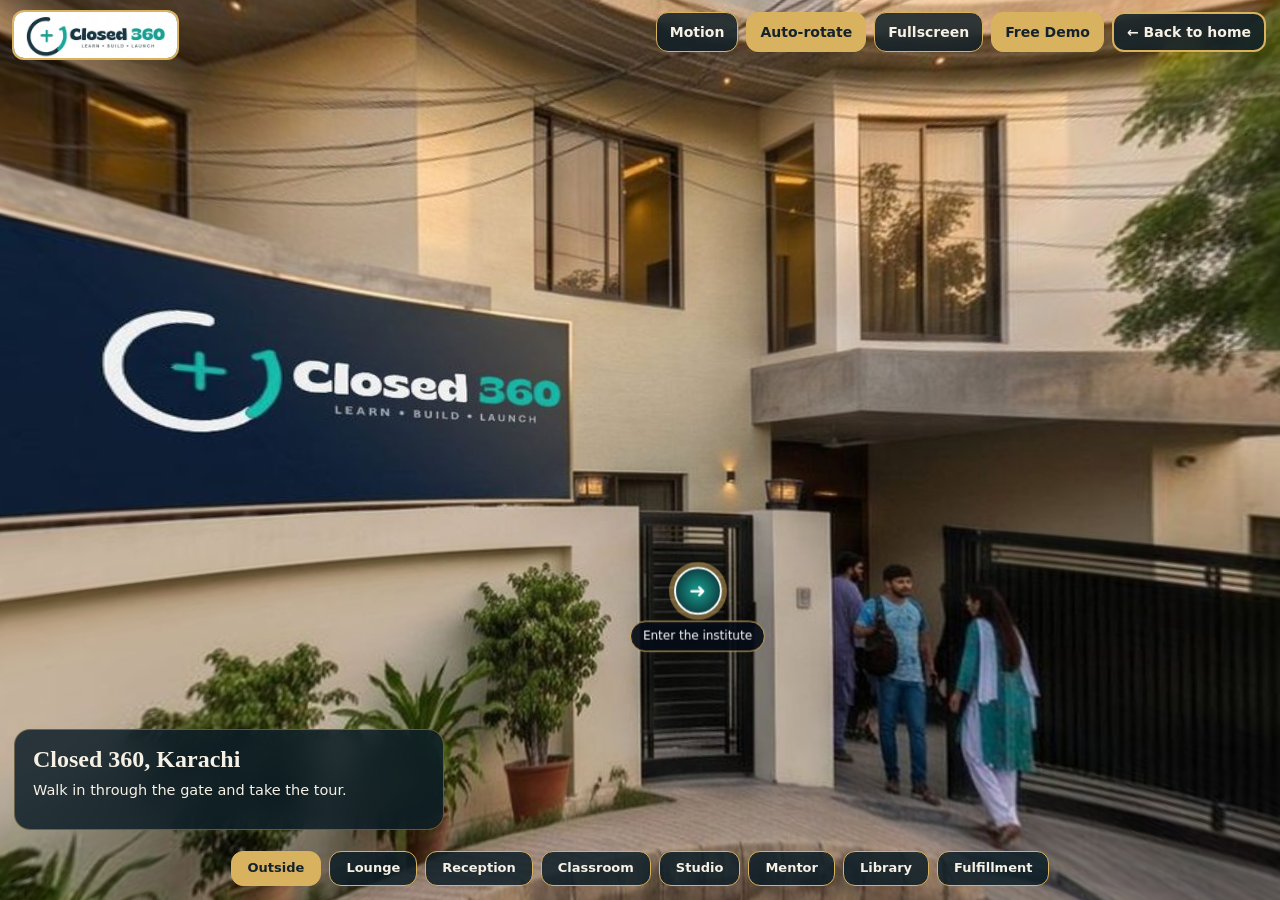
<file: tour.html>
<!DOCTYPE html>
<html lang="en"><head><meta charset="utf-8">
<meta name="viewport" content="width=device-width, initial-scale=1, viewport-fit=cover">
<title>Closed 360 – 360° Karachi Campus Tour</title>
<meta name="description" content="Walk through the Closed 360 Karachi campus in 360°: lounge, reception, classroom, podcast studio, mentor room, tech library and fulfillment hub.">
<link rel="canonical" href="https://masoom1409.github.io/closed360-tour/tour.html">
<link rel="icon" href="assets/favicon.png">
<link rel="stylesheet" href="style.css">
<style>
html,body{height:100%;overflow:hidden;background:#000}
#gl{position:fixed;inset:0;width:100%;height:100%;display:block;cursor:grab;touch-action:none}
#gl:active{cursor:grabbing}
#fade{position:fixed;inset:0;background:#0b1d27;opacity:0;pointer-events:none;transition:opacity .4s}
#fade.on{opacity:1}
#hs{position:fixed;inset:0;pointer-events:none;overflow:hidden}
.hot{position:absolute;left:0;top:0;pointer-events:auto;display:flex;flex-direction:column;align-items:center;gap:6px;background:none;border:0;padding:0;color:#fff;font:inherit;cursor:pointer;will-change:transform}
.hot .pin{width:48px;height:48px;border-radius:50%;display:flex;align-items:center;justify-content:center;font-size:20px;background:radial-gradient(circle,#17a090 0%,#0b1d27 100%);border:2px solid #fff;box-shadow:0 0 0 5px rgba(217,178,95,.5);animation:pulse 2.2s infinite}
.hot.info .pin{width:36px;height:36px;font-size:16px;font-weight:700;font-family:Georgia,serif;background:#d9b25f;color:#14232b}
.hot .lab{background:rgba(6,13,23,.92);border:1px solid var(--gold);border-radius:99px;padding:5px 12px;font-size:12px;white-space:nowrap}
@keyframes pulse{0%{box-shadow:0 0 0 0 rgba(23,160,144,.8),0 0 0 5px rgba(217,178,95,.5)}70%{box-shadow:0 0 0 16px rgba(23,160,144,0),0 0 0 5px rgba(217,178,95,.5)}100%{box-shadow:0 0 0 0 rgba(23,160,144,0),0 0 0 5px rgba(217,178,95,.5)}}
#top{position:fixed;left:0;right:0;top:0;z-index:5;display:flex;justify-content:space-between;align-items:flex-start;gap:10px;padding:calc(12px + env(safe-area-inset-top,0px)) 14px 0;pointer-events:none}
#top>*{pointer-events:auto}
#top .lg img{height:46px;border-radius:10px;box-shadow:0 0 0 2px var(--gold)}
#tools{display:flex;flex-wrap:wrap;justify-content:flex-end;gap:8px}
#tools .btn{background:rgba(11,29,39,.82);backdrop-filter:blur(8px);padding:9px 13px;font-size:14px;border-width:1px}
#tools .btn.on,#tools .btn.gold{background:var(--gold);color:#14232b}
#tools .btn.back{border-width:2px}
#card{position:fixed;left:14px;bottom:calc(70px + env(safe-area-inset-bottom,0px));z-index:5;width:min(430px,calc(100vw - 28px));background:rgba(11,29,39,.84);backdrop-filter:blur(12px);border:1px solid var(--line);border-radius:16px;padding:16px 18px}
#card h2{font-size:24px;margin-bottom:6px}#card p{margin:0 0 12px;line-height:1.55;font-size:14.5px}
#card small{display:block;margin-top:10px;opacity:.6;font-size:11px}
#card .ins{margin:0 0 12px;padding:9px 12px;border-left:3px solid var(--gold);background:rgba(217,178,95,.12);border-radius:8px;font-size:14px;line-height:1.5}
#card .ins[hidden]{display:none}
#chips{position:fixed;left:0;right:0;bottom:0;z-index:5;display:flex;justify-content:flex-start;gap:8px;overflow-x:auto;padding:0 14px calc(14px + env(safe-area-inset-bottom,0px));scrollbar-width:none}
#chips button:first-child{margin-left:auto}#chips button:last-child{margin-right:auto}
#chips button{white-space:nowrap;padding:8px 16px;font-size:13px;background:rgba(11,29,39,.84);border-width:1px}
#chips button.on{background:var(--gold);color:#14232b}
@media (max-width:640px){#top .lg img{height:38px}#tools .btn{padding:8px 10px;font-size:13px}#card{bottom:calc(64px + env(safe-area-inset-bottom,0px))}}
@media (prefers-reduced-motion:reduce){.hot .pin{animation:none}}
</style></head>
<body data-page="tour">
<canvas id="gl" aria-label="360 degree view of the Karachi campus"></canvas><div id="fade"></div><div id="hs"></div>
<div id="top"><a class="lg" href="index.html"><img src="assets/logo.jpg" alt="Closed 360 – back to home"></a>
 <div id="tools"><button class="btn" id="gyro" type="button">Motion</button><button class="btn on" id="auto" type="button">Auto-rotate</button><button class="btn" id="full" type="button">Fullscreen</button><button class="btn gold" type="button" data-demo>Free Demo</button><a class="btn back" href="index.html">← Back to home</a></div></div>
<div id="card" aria-live="polite"></div><nav id="chips" aria-label="Rooms"></nav>
<div id="vmodal" class="modal" hidden><div class="mb" style="width:min(640px,100%)"><button class="btn x" id="vclose" type="button" aria-label="Close">✕</button><video id="vvid" controls loop playsinline style="width:100%;border-radius:12px"></video></div></div>
<noscript><p style="position:fixed;inset:auto 16px 16px;background:#10283a;padding:16px;border-radius:12px">Please turn on JavaScript to see the 360° tour.</p></noscript>
<script src="site.js"></script>
<script>
const PAN={out:'assets/pano/out.jpg',wait:'assets/pano/wait.jpg',rec:'assets/pano/rec.jpg',cls:'assets/pano/cls.jpg',studio:'assets/pano/studio.jpg',mentor:'assets/pano/mentor.jpg',lib:'assets/pano/lib.jpg',disp:'assets/pano/disp.jpg'};
const MEDIA={admit:{v:'assets/admit.mp4',p:'assets/admit.jpg'},learn:{v:'assets/learn.mp4',p:'assets/learn.jpg'}};
const $=id=>document.getElementById(id),mk=(t,c,x)=>{const e=document.createElement(t);if(c)e.className=c;if(x!=null)e.textContent=x;return e};
const toLL=(x,y,s)=>{const u=s.n?(x-s.n)/(s.dim[0]-s.n):x/s.dim[0];return{lon:(u-.5)*360,lat:(.5-y/s.dim[1])*180}};
const BIG=[2576,1274],SM=[1774,887];
const SC={
 out:{k:'Outside',t:'Closed 360, Karachi',d:'Walk in through the gate and take the tour.',dim:BIG,n:170,start:[1285,650],
  hs:[{x:1335,y:760,to:'wait',l:'Enter the institute'}],info:[]},
 wait:{k:'Lounge',t:'Waiting lounge',d:'Take a seat in the lounge, or walk down the corridor to the reception desk.',dim:[1784,881],start:[1000,480],
  hs:[{x:1330,y:470,to:'rec',l:'Walk to reception'},{x:890,y:450,to:'out',l:'Step outside'}],info:[]},
 rec:{k:'Reception',t:'Reception and admissions',d:'This is where you take admission. Our team walks you through the course and the sign-up.',dim:BIG,start:[1850,650],
  hs:[{x:182,y:660,to:'cls',l:'Go to the classroom'},{x:565,y:670,to:'wait',l:'Back to the lounge'}],
  info:[{x:1625,y:700,t:'Meet your guide',d:'Our admissions guide answers your questions and helps you with the sign-up.'}],vid:MEDIA.admit},
 cls:{k:'Classroom',t:'Month 1 – Learn',d:'Live classes with your teacher. Understand how e-commerce works, then build your own store in Month 2 and launch it in Month 3.',dim:BIG,start:[1355,650],
  hs:[{x:2420,y:700,to:'studio',l:'Podcast studio'},{x:1290,y:990,to:'rec',l:'Back to reception'}],
  info:[{x:1355,y:640,t:'Meet your teacher',d:'Your teacher explains every step in live classes, so you learn by doing.'}],vid:MEDIA.learn},
 studio:{k:'Studio',t:'Podcast and ad studio',d:'A studio for recording podcasts and shooting video ad creatives.',dim:SM,n:130,start:[880,480],
  hs:[{x:1625,y:430,to:'mentor',l:'Mentor room'},{x:500,y:700,to:'cls',l:'Back to the classroom'}],info:[]},
 mentor:{k:'Mentor',t:'Mentor room',d:'Sit down with a mentor to talk about strategy, marketing, sales and growth.',dim:SM,n:130,start:[835,480],
  hs:[{x:1690,y:400,to:'lib',l:'Tech library'},{x:900,y:640,to:'studio',l:'Back to the studio'}],info:[]},
 lib:{k:'Library',t:'Research library',d:'Workspaces and books for winning-product hunting, sourcing and e-commerce research.',dim:SM,n:130,start:[780,480],
  hs:[{x:1435,y:420,to:'disp',l:'Fulfillment hub'},{x:250,y:430,to:'mentor',l:'Back to the mentor room'}],info:[]},
 disp:{k:'Fulfillment',t:'Fulfillment hub',d:'See how orders are packed and shipped: parcel packing, couriers and returns.',dim:SM,n:130,start:[860,480],
  hs:[{x:1490,y:430,to:'out',l:'Back to the main gate'},{x:640,y:380,to:'lib',l:'Back to the tech library'}],info:[]}
};
Object.values(SC).forEach(s=>{[...s.hs,...s.info].forEach(h=>Object.assign(h,toLL(h.x,h.y,s)));s.st=toLL(s.start[0],s.start[1],s)});
const cv=$('gl'),gl=cv.getContext('webgl2',{antialias:false,alpha:false});
let prog,uni={},TX={},tex=null;const order=[];
if(gl){
 const vs='#version 300 es\nin vec2 a;void main(){gl_Position=vec4(a,0.,1.);}';
 const fs=`#version 300 es
precision highp float;uniform sampler2D tx;uniform vec2 res;uniform float yaw,pitch,fovy;out vec4 o;
void main(){vec2 p=(gl_FragCoord.xy/res)*2.-1.;p.x*=res.x/res.y;float f=tan(fovy*.5);vec3 d=normalize(vec3(p.x*f,p.y*f,-1.));
float cp=cos(pitch),sp=sin(pitch);d=vec3(d.x,d.y*cp-d.z*sp,d.y*sp+d.z*cp);
float cy=cos(yaw),sy=sin(yaw);d=vec3(d.x*cy-d.z*sy,d.y,d.x*sy+d.z*cy);
float lon=atan(d.x,-d.z),lat=asin(clamp(d.y,-1.,1.));
vec2 uv=vec2(lon/6.2831853+.5,.5-lat/3.14159265);vec2 u2=vec2(fract(uv.x+.5)-.5,uv.y);
vec2 gx=dFdx(uv),gy=dFdy(uv),hx=dFdx(u2),hy=dFdy(u2);
if(dot(hx,hx)+dot(hy,hy)<dot(gx,gx)+dot(gy,gy)){gx=hx;gy=hy;}
o=textureGrad(tx,uv,gx,gy);}`;
 const sh=(t,s)=>{const x=gl.createShader(t);gl.shaderSource(x,s);gl.compileShader(x);return x};
 prog=gl.createProgram();gl.attachShader(prog,sh(gl.VERTEX_SHADER,vs));gl.attachShader(prog,sh(gl.FRAGMENT_SHADER,fs));gl.linkProgram(prog);gl.useProgram(prog);
 const buf=gl.createBuffer();gl.bindBuffer(gl.ARRAY_BUFFER,buf);gl.bufferData(gl.ARRAY_BUFFER,new Float32Array([-1,-1,1,-1,-1,1,1,1]),gl.STATIC_DRAW);
 const loc=gl.getAttribLocation(prog,'a');gl.enableVertexAttribArray(loc);gl.vertexAttribPointer(loc,2,gl.FLOAT,false,0,0);
 ['tx','res','yaw','pitch','fovy'].forEach(n=>uni[n]=gl.getUniformLocation(prog,n));
}
function ensure(id,cb){
 if(TX[id]){const q=order.indexOf(id);if(q>-1)order.splice(q,1);order.push(id);cb(TX[id]);return}
 const im=new Image();im.onload=()=>{const t=gl.createTexture();gl.bindTexture(gl.TEXTURE_2D,t);gl.texImage2D(gl.TEXTURE_2D,0,gl.RGBA,gl.RGBA,gl.UNSIGNED_BYTE,im);gl.generateMipmap(gl.TEXTURE_2D);
  gl.texParameteri(gl.TEXTURE_2D,gl.TEXTURE_MIN_FILTER,gl.LINEAR_MIPMAP_LINEAR);gl.texParameteri(gl.TEXTURE_2D,gl.TEXTURE_MAG_FILTER,gl.LINEAR);
  gl.texParameteri(gl.TEXTURE_2D,gl.TEXTURE_WRAP_S,gl.REPEAT);gl.texParameteri(gl.TEXTURE_2D,gl.TEXTURE_WRAP_T,gl.CLAMP_TO_EDGE);TX[id]=t;order.push(id);
  while(order.length>4){const k=order.find(x=>x!==id&&x!==cur);if(!k)break;order.splice(order.indexOf(k),1);gl.deleteTexture(TX[k]);delete TX[k]}cb(t)};
 im.src=PAN[id];
}
let hov=false,cur=null,busy=false,yaw=0,pitch=0,fov=80,fovT=80,vy=0,vp=0,drag=false,auto=true,gyroOn=false,g0=null,lx=0,ly=0,pd=0;const pts=new Map();
const clamp=(v,a,b)=>Math.max(a,Math.min(b,v)),rad=Math.PI/180;
function size(){const dpr=Math.min(devicePixelRatio||1,1.75);cv.width=Math.round(innerWidth*dpr);cv.height=Math.round(innerHeight*dpr);if(gl)gl.viewport(0,0,cv.width,cv.height)}
addEventListener('resize',size);size();
const dist=()=>{const a=[...pts.values()];return Math.hypot(a[0][0]-a[1][0],a[0][1]-a[1][1])};
cv.addEventListener('pointerdown',e=>{cv.setPointerCapture(e.pointerId);pts.set(e.pointerId,[e.clientX,e.clientY]);drag=true;lx=e.clientX;ly=e.clientY;vy=vp=0;setAuto(false);if(pts.size==2)pd=dist()});
cv.addEventListener('pointermove',e=>{if(!pts.has(e.pointerId))return;pts.set(e.pointerId,[e.clientX,e.clientY]);
 if(pts.size==2){const nd=dist();fovT=clamp(fovT*pd/nd,40,100);pd=nd;return}
 if(drag){const k=fov*rad/innerHeight,dx=e.clientX-lx,dy=e.clientY-ly;lx=e.clientX;ly=e.clientY;yaw-=dx*k;pitch=clamp(pitch+dy*k,-1.45,1.45);vy=-dx*k;vp=dy*k}});
const up=e=>{pts.delete(e.pointerId);if(!pts.size)drag=false};cv.addEventListener('pointerup',up);cv.addEventListener('pointercancel',up);
cv.addEventListener('wheel',e=>{e.preventDefault();fovT=clamp(fovT*(e.deltaY>0?1.07:.93),40,100)},{passive:false});
function setAuto(v){auto=v;$('auto').classList.toggle('on',v)}
$('auto').onclick=()=>setAuto(!auto);
$('full').onclick=()=>{if(!document.fullscreenElement){document.documentElement.requestFullscreen&&document.documentElement.requestFullscreen().catch(()=>{})}else document.exitFullscreen()};
$('gyro').onclick=async()=>{
 if(gyroOn){gyroOn=false;removeEventListener('deviceorientation',onGyro);$('gyro').classList.remove('on');return}
 try{if(window.DeviceOrientationEvent&&DeviceOrientationEvent.requestPermission){if(await DeviceOrientationEvent.requestPermission()!=='granted')return}}catch(e){return}
 if(!window.DeviceOrientationEvent){alert('Motion sensors are not available on this device.');return}
 gyroOn=true;g0=null;setAuto(false);addEventListener('deviceorientation',onGyro);$('gyro').classList.add('on')};
function onGyro(e){if(e.alpha==null||e.beta==null)return;if(g0===null)g0={a:e.alpha,y:yaw};yaw=g0.y-(e.alpha-g0.a)*rad;pitch=clamp((e.beta-90)*rad,-1.45,1.45)}
const chips=$('chips'),card=$('card'),hsL=$('hs');
Object.keys(SC).forEach(id=>{const b=mk('button','btn',SC[id].k);b.type='button';b.id='chip-'+id;b.onclick=()=>go(id);chips.append(b)});
function build(id){
 const s=SC[id];[...chips.children].forEach(b=>b.classList.toggle('on',b.id==='chip-'+id));
 card.innerHTML='';const ins=mk('div','ins');ins.hidden=true;card.append(mk('h2','',s.t),mk('p','',s.d),ins);
 if(s.vid){const v=mk('button','btn gold','▶ Watch video');v.type='button';v.onclick=()=>{$('vvid').src=s.vid.v;$('vvid').poster=s.vid.p;$('vmodal').hidden=false;$('vvid').muted=true;$('vvid').play().catch(()=>{})};card.append(v)}

 hsL.innerHTML='';
 s.hs.forEach(h=>{const b=mk('button','hot');b.type='button';b.append(mk('span','pin','➜'),mk('span','lab',h.l));b.onclick=()=>go(h.to);b.onpointerenter=()=>{hov=true};b.onpointerleave=()=>{hov=false};h.el=b;hsL.append(b)});
 s.info.forEach(h=>{const b=mk('button','hot info');b.type='button';b.append(mk('span','pin','i'),mk('span','lab',h.t));b.onpointerenter=()=>{hov=true};b.onpointerleave=()=>{hov=false};b.onclick=()=>{ins.innerHTML='';ins.append(mk('b','',h.t+': '),document.createTextNode(h.d));ins.hidden=false};h.el=b;hsL.append(b)});
}
function place(id,instant){const s=SC[id];cur=id;tex=TX[id];setTimeout(()=>s.hs.forEach(h=>ensure(h.to,()=>{})),700);yaw=s.st.lon*rad;pitch=clamp(s.st.lat*rad*.5,-.3,.3);build(id);try{history.replaceState(null,'','#'+id)}catch(e){}if(!instant){fov=100}}
function go(id){
 if(busy||id===cur||!gl)return;busy=true;$('fade').classList.add('on');fovT=46;
 setTimeout(()=>{ensure(id,()=>{place(id);fovT=80;$('fade').classList.remove('on');setTimeout(()=>{busy=false},400)})},430)}
$('vclose').onclick=()=>{$('vmodal').hidden=true;$('vvid').pause()};
addEventListener('keydown',e=>{
 if(e.key==='Escape'){if(!$('vmodal').hidden)$('vclose').click();return}
 const dm=$('demo-modal');if(dm&&!dm.hidden)return;setAuto(false);
 if(e.key==='ArrowLeft')yaw-=.08;else if(e.key==='ArrowRight')yaw+=.08;else if(e.key==='ArrowUp')pitch=clamp(pitch+.06,-1.45,1.45);else if(e.key==='ArrowDown')pitch=clamp(pitch-.06,-1.45,1.45)});
function rot(v){const cp=Math.cos(pitch),sp=Math.sin(pitch),cy=Math.cos(yaw),sy=Math.sin(yaw),y1=v[1]*cp-v[2]*sp,z1=v[1]*sp+v[2]*cp;return[v[0]*cy-z1*sy,y1,v[0]*sy+z1*cy]}
const dot=(a,b)=>a[0]*b[0]+a[1]*b[1]+a[2]*b[2];
function frame(){
 requestAnimationFrame(frame);if(!tex)return;
 if(!drag){yaw+=vy;pitch=clamp(pitch+vp,-1.45,1.45);vy*=.92;vp*=.92}
 if(auto&&!hov&&!busy&&!drag&&!gyroOn)yaw+=.0011;
 fov+=(fovT-fov)*.12;
 gl.activeTexture(gl.TEXTURE0);gl.bindTexture(gl.TEXTURE_2D,tex);gl.uniform1i(uni.tx,0);gl.uniform2f(uni.res,cv.width,cv.height);gl.uniform1f(uni.yaw,yaw);gl.uniform1f(uni.pitch,pitch);gl.uniform1f(uni.fovy,fov*rad);
 gl.drawArrays(gl.TRIANGLE_STRIP,0,4);
 const s=SC[cur];if(!s)return;const R=rot([1,0,0]),U=rot([0,1,0]),F=rot([0,0,-1]),f=Math.tan(fov*rad/2),asp=innerWidth/innerHeight;
 [...s.hs,...s.info].forEach(h=>{if(!h.el)return;const lo=h.lon*rad,la=h.lat*rad,w=[Math.cos(la)*Math.sin(lo),Math.sin(la),-Math.cos(la)*Math.cos(lo)],sf=dot(w,F);
  if(sf<.05){h.el.style.display='none';return}
  const nx=dot(w,R)/sf/(f*asp),ny=dot(w,U)/sf/f;if(Math.abs(nx)>1.15||Math.abs(ny)>1.15){h.el.style.display='none';return}
  h.el.style.display='flex';h.el.style.transform='translate('+((nx+1)/2*innerWidth)+'px,'+((1-ny)/2*innerHeight)+'px) translate(-50%,-50%)'})}
(function init(){
 if(!gl){card.append(mk('h2','','360° view not supported'),mk('p','','This browser cannot show the 360° tour. Please try Chrome, Edge, Safari or Firefox.'));return}
 const h=location.hash.slice(1),startId=SC[h]?h:'out';
 $('fade').classList.add('on');requestAnimationFrame(frame);
 ensure(startId,()=>{place(startId,true);fov=fovT=80;$('fade').classList.remove('on')});
})();
</script>
</body></html>
</file>
<file: style.css>
*,*::before,*::after{box-sizing:border-box}
:root{--bg:#0b1d27;--bg2:#10283a;--ink:#f6f1e4;--mut:rgba(246,241,228,.8);--gold:#d9b25f;--teal:#17a090;--line:rgba(217,178,95,.4)}
html{scroll-behavior:smooth}
body{margin:0;background:var(--bg);color:var(--ink);font-family:"Trebuchet MS","Segoe UI",system-ui,sans-serif;line-height:1.6}
img,video{max-width:100%;display:block}
h1,h2,h3{font-family:Georgia,"Times New Roman",serif;line-height:1.12;margin:0 0 12px}
a{color:inherit}
.wrap{max-width:1120px;margin:0 auto;padding:0 clamp(16px,4vw,32px)}
.btn{font:inherit;font-weight:700;border-radius:12px;padding:12px 20px;cursor:pointer;text-decoration:none;border:2px solid var(--gold);background:transparent;color:var(--ink);display:inline-block;line-height:1.3}
.btn.gold{background:var(--gold);color:#14232b}
.btn:hover{filter:brightness(1.1)}
.btn:focus-visible,a:focus-visible,input:focus-visible,button:focus-visible{outline:3px solid #fff;outline-offset:2px}
.row{display:flex;flex-wrap:wrap;gap:12px;align-items:center}
/* header */
.nav{position:sticky;top:0;z-index:40;display:flex;align-items:center;justify-content:space-between;gap:14px;padding:10px clamp(14px,4vw,40px);background:rgba(11,29,39,.9);backdrop-filter:blur(10px);border-bottom:1px solid rgba(217,178,95,.25)}
.brand img{height:44px;border-radius:10px;box-shadow:0 0 0 2px var(--gold)}
.nav nav{display:flex;gap:4px;margin-left:auto}
.nav nav a{padding:8px 12px;border-radius:10px;text-decoration:none;font-size:15px}
.nav nav a:hover{background:rgba(255,255,255,.08)}
.nav nav a[aria-current=page]{background:rgba(217,178,95,.2);color:var(--gold)}
.menu-btn{display:none;background:none;border:2px solid var(--gold);color:var(--ink);border-radius:10px;padding:6px 12px;font:inherit;font-weight:700;cursor:pointer}
@media (max-width:860px){.menu-btn{display:block;margin-left:auto}.nav nav{display:none;margin:0}.nav.open nav{display:flex;flex-direction:column;position:absolute;top:100%;left:0;right:0;background:#0b1d27;padding:10px 16px 16px;border-bottom:1px solid var(--line)}.nav .btn{padding:9px 14px;font-size:14px}}
/* hero */
.hero{position:relative;min-height:calc(100vh - 66px);display:flex;align-items:center;overflow:hidden}
.hero video{position:absolute;inset:0;width:100%;height:100%;object-fit:cover}
.hero .shade{position:absolute;inset:0;background:linear-gradient(90deg,rgba(11,29,39,.94) 0%,rgba(11,29,39,.62) 55%,rgba(11,29,39,.15) 100%)}
.hero .box{position:relative;padding:48px 0;max-width:760px}
.hero h1{font-size:clamp(38px,7vw,74px)}
.hero p.lead{font-size:clamp(17px,2.2vw,22px);color:var(--mut);margin:0 0 20px;max-width:560px}
.badge{display:inline-block;background:rgba(23,160,144,.2);border:1px solid var(--teal);color:#7fe3d6;border-radius:99px;padding:6px 14px;font-size:13px;font-weight:700;margin-bottom:16px}
.pills{display:flex;flex-wrap:wrap;gap:8px;margin:0 0 22px}.pills span{border:1px solid var(--line);border-radius:99px;padding:6px 14px;font-size:13px;background:rgba(11,29,39,.55)}
/* sections */
section.sec{padding:clamp(48px,8vw,88px) 0}
section.alt{background:var(--bg2)}
.kicker{color:var(--gold);font-weight:700;letter-spacing:.14em;text-transform:uppercase;font-size:12px;margin-bottom:8px}
.sec h2{font-size:clamp(28px,4.2vw,42px)}
.sec .sub{color:var(--mut);max-width:640px;margin:0 0 28px}
.grid{display:grid;gap:18px;grid-template-columns:repeat(auto-fit,minmax(240px,1fr))}
.card{background:var(--bg2);border:1px solid var(--line);border-radius:16px;overflow:hidden;text-decoration:none;display:block;transition:transform .2s,border-color .2s}
section.alt .card{background:var(--bg)}
a.card:hover{transform:translateY(-3px);border-color:var(--gold)}
.card img,.card video{aspect-ratio:16/9;object-fit:cover;width:100%;background:#000}
.card .b{padding:16px 18px 20px}.card h3{font-size:20px}.card p{margin:0;color:var(--mut);font-size:15px}
.card .tag{color:var(--gold);font-weight:700;font-size:12px;letter-spacing:.1em;text-transform:uppercase;margin-bottom:6px}
.card ul{margin:10px 0 0;padding-left:18px;color:var(--mut);font-size:15px}
.cta{text-align:center;padding:clamp(48px,7vw,80px) 0;background:linear-gradient(135deg,#10283a,#0b1d27)}
.cta .row{justify-content:center}
.pagehead{padding:clamp(40px,7vw,80px) 0 8px}
.pagehead h1{font-size:clamp(34px,5.4vw,56px)}
.pagehead p{color:var(--mut);max-width:680px;font-size:18px}
/* footer */
footer{border-top:1px solid rgba(217,178,95,.25);padding:32px 0 40px;font-size:14px;color:var(--mut)}
footer .row{justify-content:space-between;align-items:flex-start}
footer a{text-decoration:none;margin-right:14px}footer a:hover{color:var(--gold)}
footer img{height:40px;border-radius:8px;margin-bottom:10px}
footer .fine{font-size:12px;opacity:.75;margin:12px 0 0}
.wa-float{position:fixed;right:16px;bottom:calc(16px + env(safe-area-inset-bottom,0px));z-index:45;background:#1faa59;color:#fff;font-weight:700;padding:12px 18px;border-radius:99px;text-decoration:none;box-shadow:0 6px 22px rgba(0,0,0,.45)}
/* modal */
.modal{position:fixed;inset:0;z-index:80;background:rgba(3,10,15,.86);display:flex;overflow:auto;padding:16px}
.modal[hidden]{display:none!important}
.mb{margin:auto;position:relative;width:min(520px,100%);background:#10283a;border:1px solid var(--line);border-radius:18px;padding:22px}
.mb h2{font-size:26px}.mb p{margin:0 0 14px;color:var(--mut);font-size:15px}
.mb .qr{display:block;margin:0 auto 6px;width:150px;height:150px;border-radius:10px;background:#fff;padding:6px}
.mb .cap{text-align:center;font-size:12px;opacity:.75;margin-bottom:14px}
.mb input{font:inherit;width:100%;margin:0 0 10px;padding:12px;border-radius:10px;border:1px solid var(--line);background:rgba(255,255,255,.08);color:var(--ink)}
.mb input::placeholder{color:rgba(246,241,228,.6)}
.x{position:absolute;right:10px;top:10px;padding:4px 10px;border-width:1px}
@media (prefers-reduced-motion:reduce){html{scroll-behavior:auto}a.card{transition:none}}
/* articles */
.article{max-width:800px;padding-top:clamp(28px,5vw,56px);padding-bottom:clamp(36px,6vw,72px)}
.article h1{font-size:clamp(30px,5vw,46px);margin-bottom:14px}
.article h2{font-size:clamp(23px,3.2vw,30px);margin:38px 0 10px;scroll-margin-top:84px}
.article h3{font-size:20px;margin:22px 0 8px}
.article p,.article li{font-size:17px;color:rgba(246,241,228,.92)}
.article p{margin:0 0 16px}
.article ul,.article ol{margin:0 0 18px;padding-left:22px}.article li{margin-bottom:6px}
.article .lead{font-size:19px;color:var(--ink)}
.article .meta{color:var(--mut);font-size:14px;margin:0 0 20px}
.article .hero-img{width:100%;aspect-ratio:16/9;object-fit:cover;border-radius:16px;border:1px solid var(--line);margin:0 0 22px}
.crumbs{font-size:14px;color:var(--mut);margin:0 0 14px}.crumbs a{color:var(--gold);text-decoration:none}
.toc{background:var(--bg2);border:1px solid var(--line);border-radius:14px;padding:16px 20px;margin:0 0 8px}
.toc ol{margin:8px 0 0;padding-left:20px}.toc li{font-size:15.5px;margin-bottom:3px}.toc a{text-decoration:none;color:var(--gold)}
.callout{background:rgba(217,178,95,.1);border-left:4px solid var(--gold);border-radius:10px;padding:14px 18px;margin:0 0 18px}.callout p{margin:0;font-size:16px}
.tbl{overflow-x:auto;margin:0 0 18px}.tbl table{width:100%;border-collapse:collapse;font-size:15px;min-width:520px}
.tbl th,.tbl td{border:1px solid var(--line);padding:10px 12px;text-align:left;vertical-align:top}.tbl th{background:var(--bg2);color:var(--gold)}
.faq details{border:1px solid var(--line);border-radius:12px;padding:12px 16px;margin:0 0 10px;background:var(--bg2)}
.faq summary{cursor:pointer;font-weight:700;font-size:17px}.faq details p{margin:10px 0 0}
.related{display:grid;gap:14px;grid-template-columns:repeat(auto-fit,minmax(240px,1fr));margin-top:10px}
.disc{font-size:14px!important;color:var(--mut)!important;border-top:1px solid var(--line);padding-top:14px;margin-top:32px}
</file>
